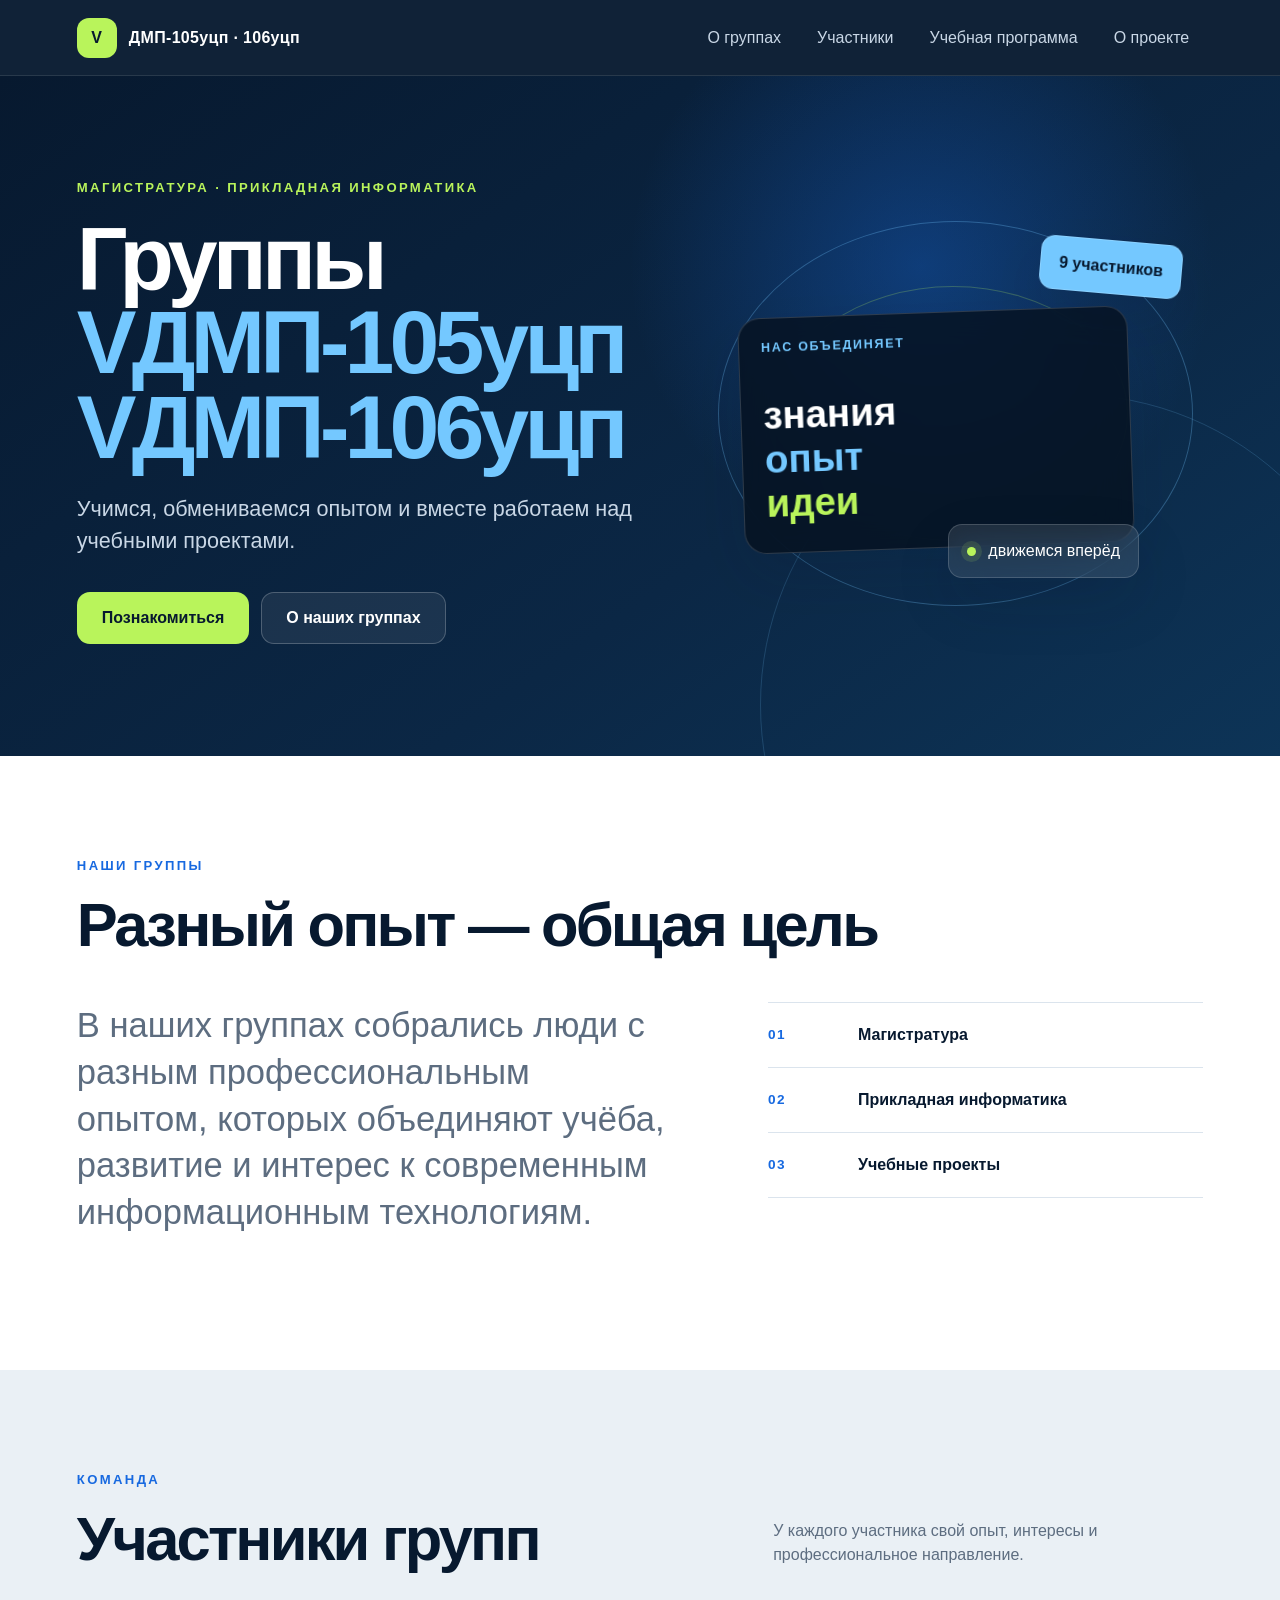
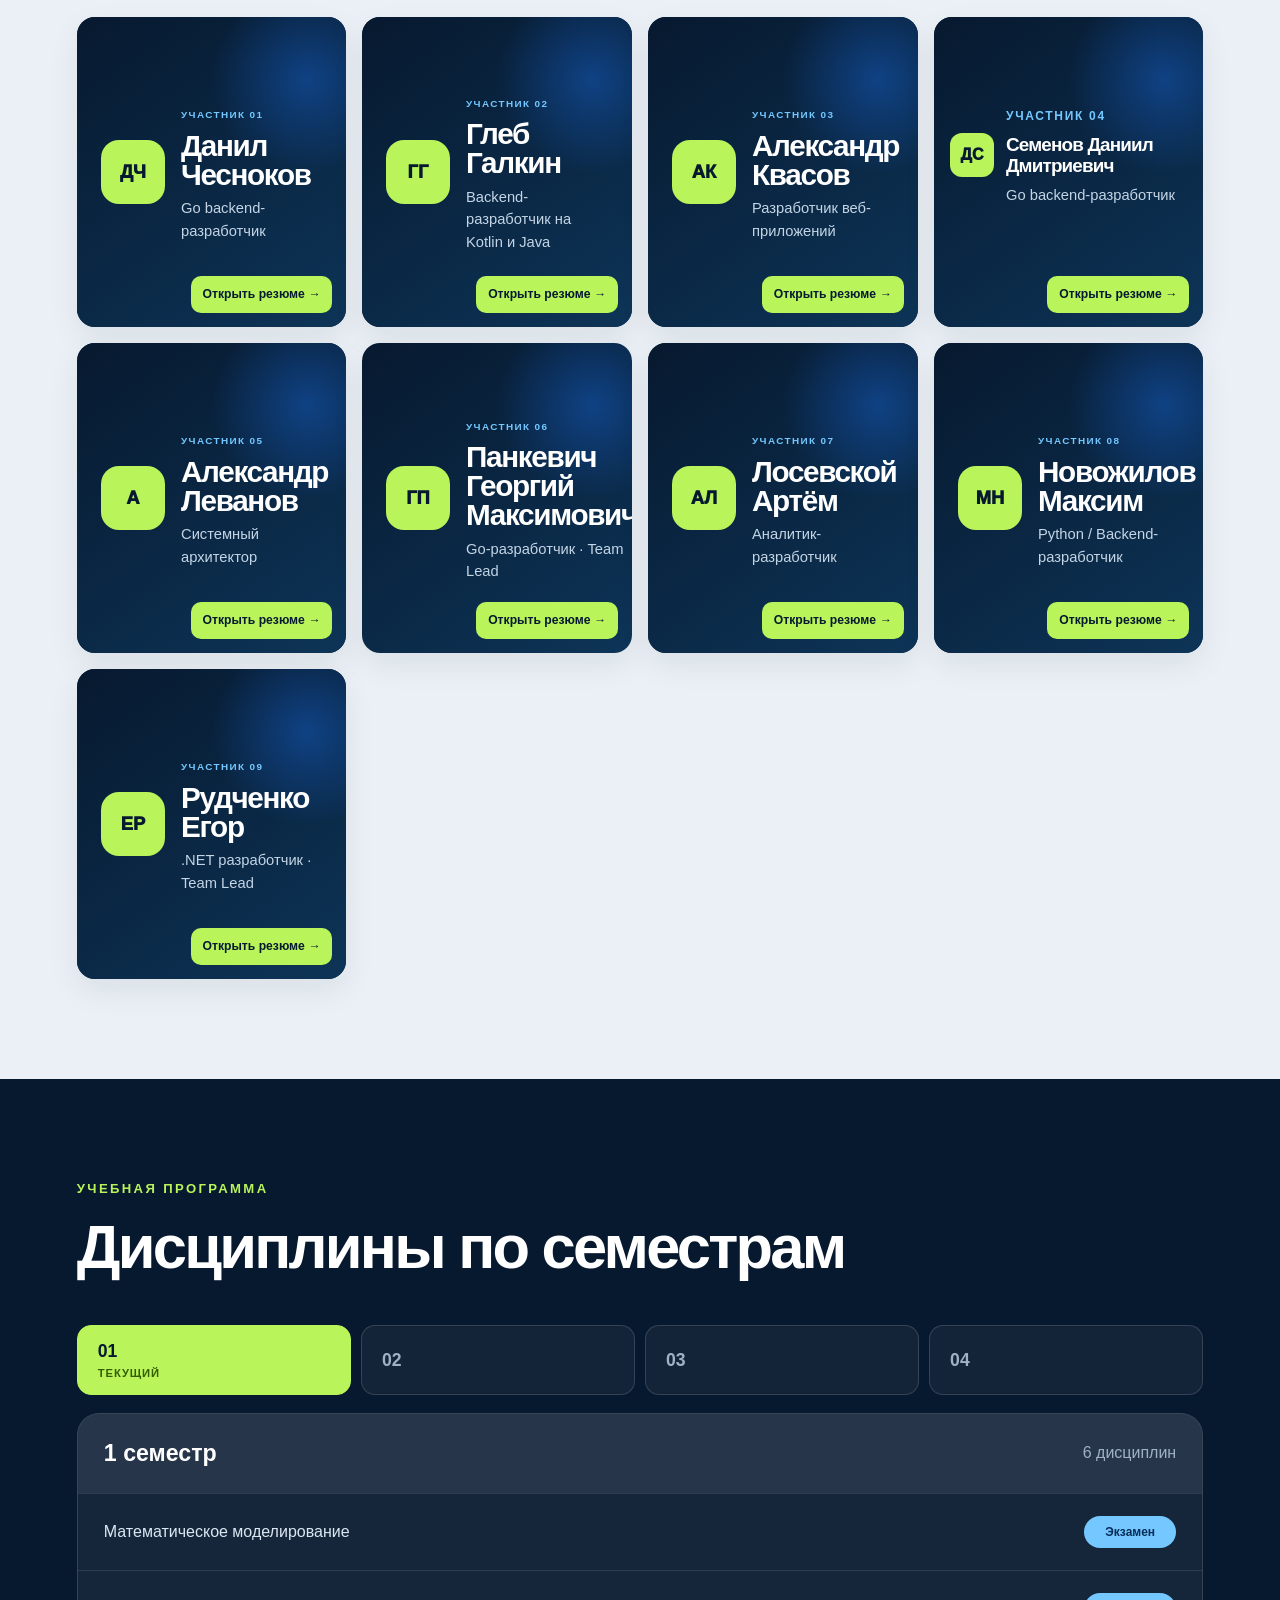
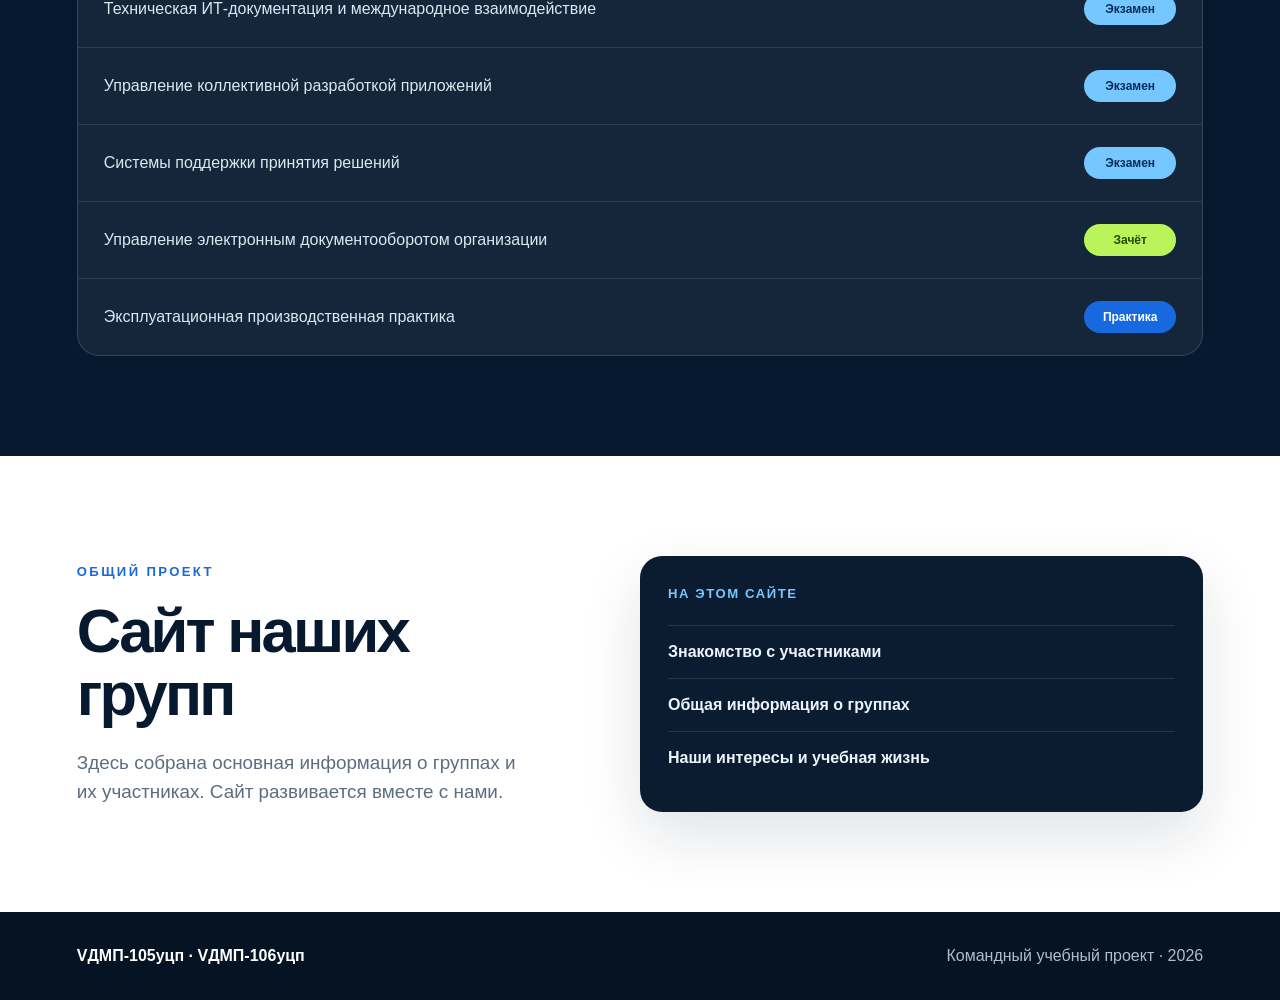
<file: index.html>
<!DOCTYPE html>
<html lang="ru">
<head>
  <meta charset="UTF-8">
  <meta name="viewport" content="width=device-width, initial-scale=1.0">
  <meta name="description" content="Сайт учебных групп VДМП-105уцп и VДМП-106уцп">
  <title>VДМП-105уцп и VДМП-106уцп — сайт групп</title>
  <link rel="stylesheet" href="styles.css">
  <script src="script.js" defer></script>
</head>
<body>
  <header class="site-header">
    <a class="brand" href="#top" aria-label="На главную">
      <span class="brand-mark">V</span>
      <span>ДМП-105уцп · 106уцп</span>
    </a>

    <button class="menu-button" type="button" aria-expanded="false" aria-controls="site-nav">
      <span></span><span></span><span></span>
      <span class="visually-hidden">Открыть меню</span>
    </button>

    <nav class="site-nav" id="site-nav" aria-label="Основная навигация">
      <a href="#about">О группах</a>
      <a href="#team">Участники</a>
      <a href="#study">Учебная программа</a>
      <a href="#project">О проекте</a>
    </nav>
  </header>

  <main id="top">
    <section class="hero" aria-labelledby="hero-title">
      <div class="hero-copy">
        <p class="eyebrow">Магистратура · Прикладная информатика</p>
        <h1 id="hero-title">Группы<br><span>VДМП-105уцп<br>VДМП-106уцп</span></h1>
        <p class="hero-text">Учимся, обмениваемся опытом и вместе работаем над учебными проектами.</p>
        <div class="hero-actions">
          <a class="button button-primary" href="#team">Познакомиться</a>
          <a class="button button-secondary" href="#about">О наших группах</a>
        </div>
      </div>

      <div class="hero-visual" aria-hidden="true">
        <div class="orbit orbit-one"></div>
        <div class="orbit orbit-two"></div>
        <div class="hero-card hero-card-main">
          <span class="card-label">Нас объединяет</span>
          <div class="hero-card-values">
            <strong>знания</strong>
            <strong>опыт</strong>
            <strong>идеи</strong>
          </div>
        </div>
        <div class="hero-card hero-card-small">9 участников</div>
        <div class="hero-card hero-card-status"><span></span> движемся вперёд</div>
      </div>
    </section>

    <section class="section about" id="about" aria-labelledby="about-title">
      <div class="section-heading">
        <p class="eyebrow">Наши группы</p>
        <h2 id="about-title">Разный опыт — общая цель</h2>
      </div>
      <div class="about-grid">
        <p class="lead">В наших группах собрались люди с разным профессиональным опытом, которых объединяют учёба, развитие и интерес к современным информационным технологиям.</p>
        <div class="fact-list">
          <div class="fact"><strong>01</strong><span>Магистратура</span></div>
          <div class="fact"><strong>02</strong><span>Прикладная информатика</span></div>
          <div class="fact"><strong>03</strong><span>Учебные проекты</span></div>
        </div>
      </div>
    </section>

    <section class="section team" id="team" aria-labelledby="team-title">
      <div class="section-heading heading-row">
        <div>
          <p class="eyebrow">Команда</p>
          <h2 id="team-title">Участники групп</h2>
        </div>
        <p>У каждого участника свой опыт, интересы и профессиональное направление.</p>
      </div>

      <div class="members-grid">
        <a class="member-preview" href="members/member-01.html" aria-label="Открыть резюме Данила Чеснокова"><iframe src="members/member-01.html" title="Превью резюме Данила Чеснокова" loading="lazy" tabindex="-1"></iframe><span>Открыть резюме →</span></a>
        <a class="member-preview" href="members/member-02.html" aria-label="Открыть резюме Глеба Галкина"><iframe src="members/member-02.html" title="Превью резюме Глеба Галкина" loading="lazy" tabindex="-1"></iframe><span>Открыть резюме →</span></a>
        <a class="member-preview" href="members/member-03.html" aria-label="Открыть резюме участника 3"><iframe src="members/member-03.html" title="Превью резюме участника 3" loading="lazy" tabindex="-1"></iframe><span>Открыть резюме →</span></a>
        <a class="member-preview" href="members/member-04.html" aria-label="Открыть резюме участника 4"><iframe src="members/member-04.html" title="Превью резюме участника 4" loading="lazy" tabindex="-1"></iframe><span>Открыть резюме →</span></a>
        <a class="member-preview" href="members/member-05.html" aria-label="Открыть резюме участника 5"><iframe src="members/member-05.html" title="Превью резюме участника 5" loading="lazy" tabindex="-1"></iframe><span>Открыть резюме →</span></a>
        <a class="member-preview" href="members/member-06.html" aria-label="Открыть резюме участника 6"><iframe src="members/member-06.html" title="Превью резюме участника 6" loading="lazy" tabindex="-1"></iframe><span>Открыть резюме →</span></a>
        <a class="member-preview" href="members/member-07.html" aria-label="Открыть резюме участника 7"><iframe src="members/member-07.html" title="Превью резюме участника 7" loading="lazy" tabindex="-1"></iframe><span>Открыть резюме →</span></a>
        <a class="member-preview" href="members/member-08.html" aria-label="Открыть резюме участника 8"><iframe src="members/member-08.html" title="Превью резюме участника 8" loading="lazy" tabindex="-1"></iframe><span>Открыть резюме →</span></a>
        <a class="member-preview" href="members/member-09.html" aria-label="Открыть резюме Егора Рудченко"><iframe src="members/member-09.html" title="Превью резюме Егора Рудченко" loading="lazy" tabindex="-1"></iframe><span>Открыть резюме →</span></a>
      </div>
    </section>

    <section class="section workflow" id="study" aria-labelledby="workflow-title">
      <div class="section-heading">
        <p class="eyebrow">Учебная программа</p>
        <h2 id="workflow-title">Дисциплины по семестрам</h2>
      </div>

      <div class="semester-tabs" role="tablist" aria-label="Выбор семестра">
        <button class="semester-tab is-active" type="button" role="tab" aria-selected="true" aria-controls="semester-1" data-semester="1">01 <span>текущий</span></button>
        <button class="semester-tab" type="button" role="tab" aria-selected="false" aria-controls="semester-2" tabindex="-1" data-semester="2">02</button>
        <button class="semester-tab" type="button" role="tab" aria-selected="false" aria-controls="semester-3" tabindex="-1" data-semester="3">03</button>
        <button class="semester-tab" type="button" role="tab" aria-selected="false" aria-controls="semester-4" tabindex="-1" data-semester="4">04</button>
      </div>

      <div class="semester-panel is-active" id="semester-1" role="tabpanel" data-panel="1">
        <div class="semester-head"><h3>1 семестр</h3><span>6 дисциплин</span></div>
        <div class="semester-row"><p>Математическое моделирование</p><span class="control exam">Экзамен</span></div>
        <div class="semester-row"><p>Техническая ИТ-документация и международное взаимодействие</p><span class="control exam">Экзамен</span></div>
        <div class="semester-row"><p>Управление коллективной разработкой приложений</p><span class="control exam">Экзамен</span></div>
        <div class="semester-row"><p>Системы поддержки принятия решений</p><span class="control exam">Экзамен</span></div>
        <div class="semester-row"><p>Управление электронным документооборотом организации</p><span class="control credit">Зачёт</span></div>
        <div class="semester-row"><p>Эксплуатационная производственная практика</p><span class="control practice">Практика</span></div>
      </div>

      <div class="semester-panel" id="semester-2" role="tabpanel" data-panel="2" hidden>
        <div class="semester-head"><h3>2 семестр</h3><span>5 дисциплин</span></div>
        <div class="semester-row"><p>Методология и технологии проектирования информационных систем</p><span class="control exam">Экзамен</span></div>
        <div class="semester-row"><p>Кибербезопасность и управление рисками</p><span class="control exam">Экзамен</span></div>
        <div class="semester-row"><p>Создание MVP и его продвижение</p><span class="control exam">Экзамен</span></div>
        <div class="semester-row"><p>Информационные системы управления бизнесом</p><span class="control exam">Экзамен</span></div>
        <div class="semester-row"><p>Технологическая учебная практика</p><span class="control practice">Практика</span></div>
      </div>

      <div class="semester-panel" id="semester-3" role="tabpanel" data-panel="3" hidden>
        <div class="semester-head"><h3>3 семестр</h3><span>7 дисциплин</span></div>
        <div class="semester-row"><p>Этика ИИ и ответственные ИТ-технологии</p><span class="control exam">Экзамен</span></div>
        <div class="semester-row"><p>Математические и инструментальные методы поддержки принятия решений</p><span class="control exam">Экзамен</span></div>
        <div class="semester-row"><p>Архитектура предприятий и информационных систем</p><span class="control exam">Экзамен</span></div>
        <div class="semester-row"><p>Современные технологии разработки программного обеспечения</p><span class="control exam">Экзамен</span></div>
        <div class="semester-row"><p>Аутсорсинг информационных технологий и систем</p><span class="control credit">Зачёт</span></div>
        <div class="semester-row"><p>Машинное обучение и рекомендательные системы</p><span class="control credit">Зачёт</span></div>
        <div class="semester-row"><p>Эксплуатационная производственная практика</p><span class="control practice">Практика</span></div>
      </div>

      <div class="semester-panel" id="semester-4" role="tabpanel" data-panel="4" hidden>
        <div class="semester-head"><h3>4 семестр</h3><span>4 дисциплины</span></div>
        <div class="semester-row"><p>Выполнение и защита выпускной квалификационной работы</p><span class="control exam">Экзамен</span></div>
        <div class="semester-row"><p>Информационное общество и проблемы прикладной информатики</p><span class="control exam">Экзамен</span></div>
        <div class="semester-row"><p>Управление ИТ-проектами</p><span class="control exam">Экзамен</span></div>
        <div class="semester-row"><p>Технологическая производственная практика</p><span class="control practice">Практика</span></div>
      </div>
    </section>

    <section class="section result" id="project" aria-labelledby="result-title">
      <div class="result-copy">
        <p class="eyebrow">Общий проект</p>
        <h2 id="result-title">Сайт наших групп</h2>
        <p>Здесь собрана основная информация о группах и их участниках. Сайт развивается вместе с нами.</p>
      </div>
      <div class="result-command" aria-label="Содержание сайта">
        <span>На этом сайте</span>
        <p>Знакомство с участниками</p>
        <p>Общая информация о группах</p>
        <p>Наши интересы и учебная жизнь</p>
      </div>
    </section>
  </main>

  <footer class="site-footer">
    <span>VДМП-105уцп · VДМП-106уцп</span>
    <p>Командный учебный проект · <span id="year">2026</span></p>
  </footer>
</body>
</html>
</file>
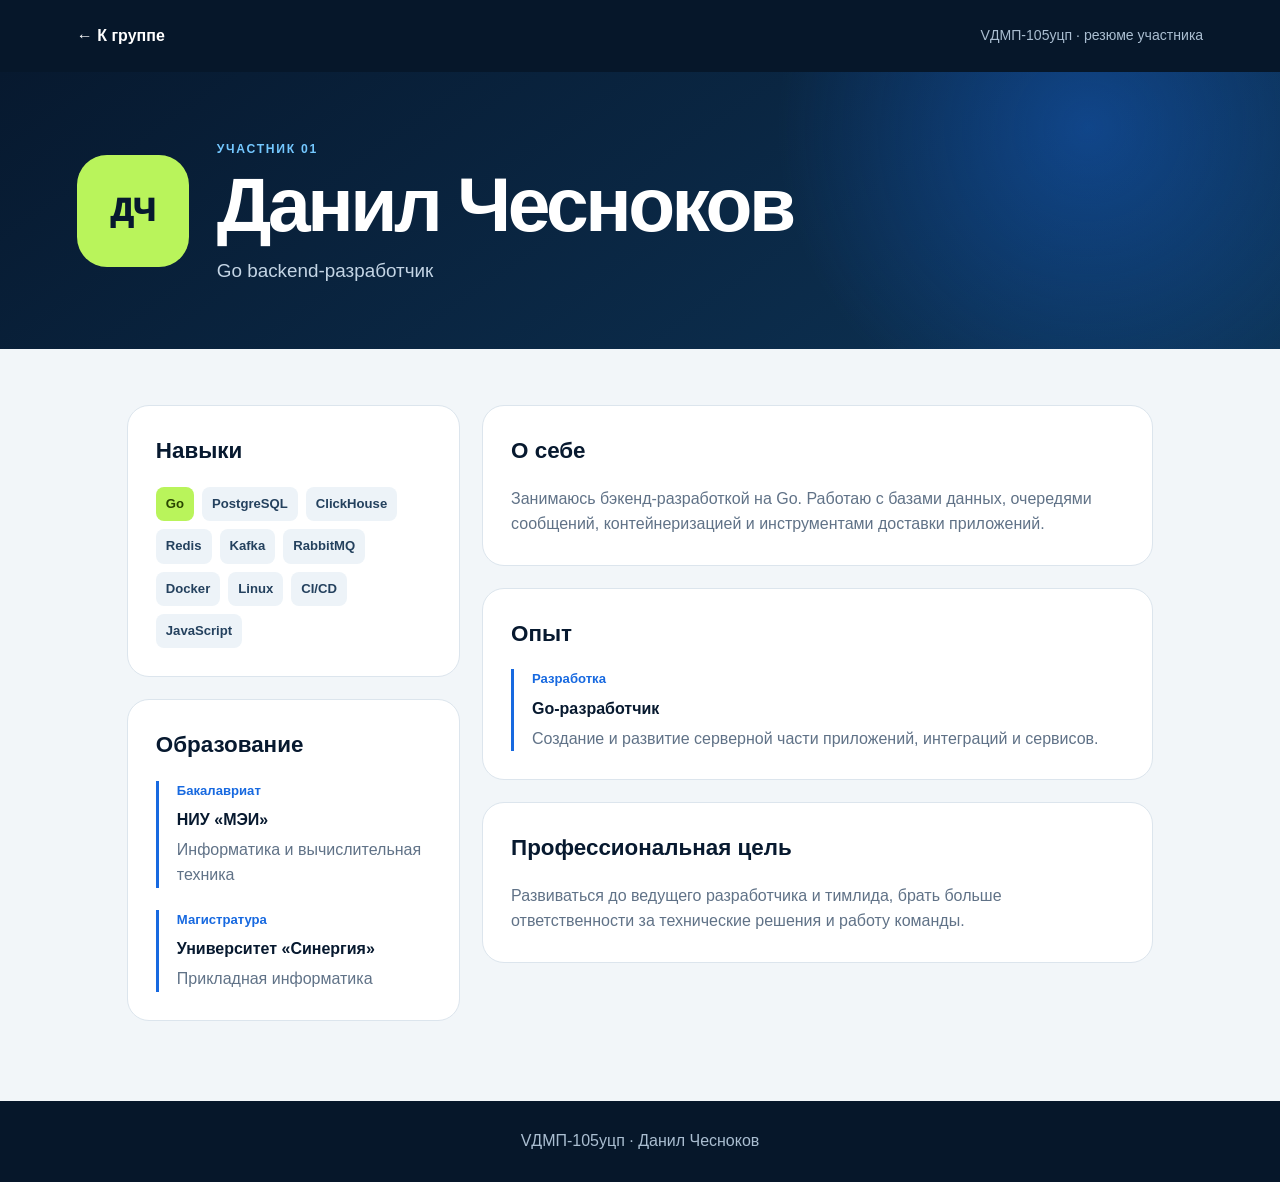
<file: members/member-01.html>
<!DOCTYPE html>
<html lang="ru">
<head>
  <meta charset="UTF-8"><meta name="viewport" content="width=device-width, initial-scale=1.0">
  <title>Резюме — Данил Чесноков</title><link rel="stylesheet" href="member.css"><script src="member.js"></script>
</head>
<body>
  <nav class="resume-nav"><a href="../index.html#team">← К группе</a><span>VДМП-105уцп · резюме участника</span></nav>
  <header class="resume-hero"><div class="identity"><div class="resume-avatar">ДЧ</div><div><span class="slot">Участник 01</span><h1>Данил Чесноков</h1><p class="role">Go backend-разработчик</p></div></div></header>
  <main class="resume-content">
    <aside class="resume-column">
      <section class="resume-section"><h2>Навыки</h2><div class="tags"><span class="accent">Go</span><span>PostgreSQL</span><span>ClickHouse</span><span>Redis</span><span>Kafka</span><span>RabbitMQ</span><span>Docker</span><span>Linux</span><span>CI/CD</span><span>JavaScript</span></div></section>
      <section class="resume-section"><h2>Образование</h2><div class="timeline"><div class="timeline-item"><span>Бакалавриат</span><strong>НИУ «МЭИ»</strong><p>Информатика и вычислительная техника</p></div><div class="timeline-item"><span>Магистратура</span><strong>Университет «Синергия»</strong><p>Прикладная информатика</p></div></div></section>
    </aside>
    <div class="resume-column">
      <section class="resume-section"><h2>О себе</h2><p>Занимаюсь бэкенд-разработкой на Go. Работаю с базами данных, очередями сообщений, контейнеризацией и инструментами доставки приложений.</p></section>
      <section class="resume-section"><h2>Опыт</h2><div class="timeline"><div class="timeline-item"><span>Разработка</span><strong>Go-разработчик</strong><p>Создание и развитие серверной части приложений, интеграций и сервисов.</p></div></div></section>
      <section class="resume-section"><h2>Профессиональная цель</h2><p>Развиваться до ведущего разработчика и тимлида, брать больше ответственности за технические решения и работу команды.</p></section>
    </div>
  </main>
  <footer class="resume-footer">VДМП-105уцп · Данил Чесноков</footer>
</body>
</html>
</file>
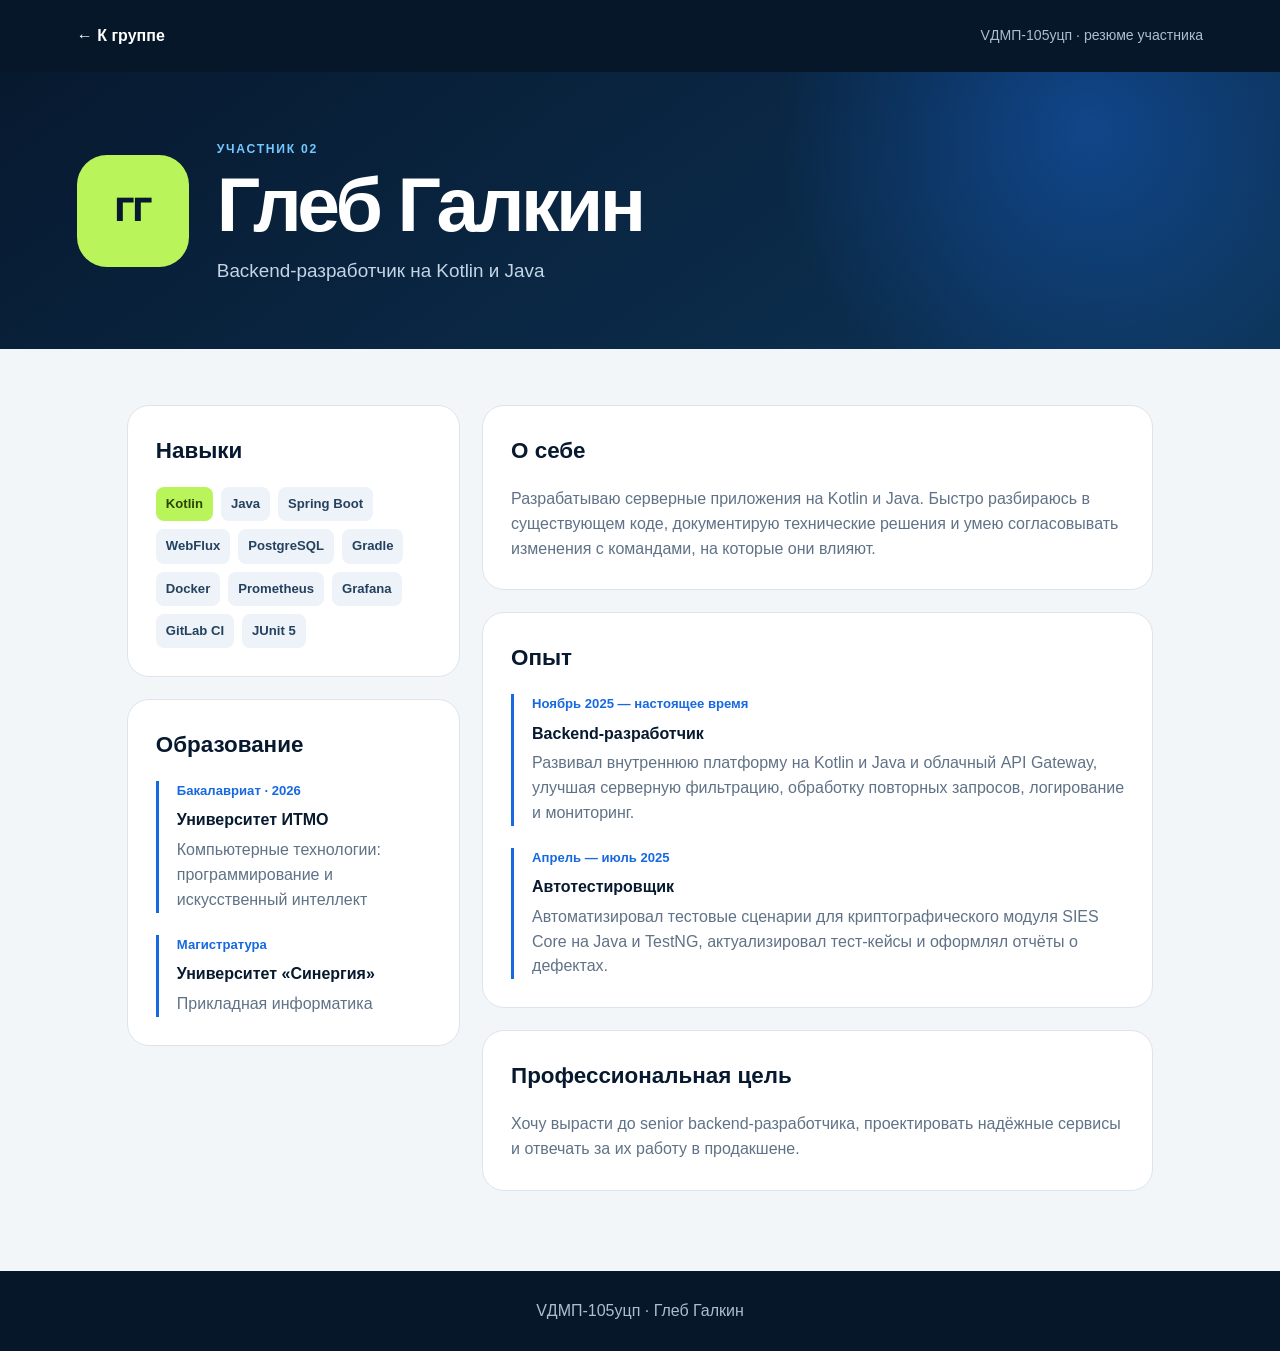
<file: members/member-02.html>
<!DOCTYPE html>
<html lang="ru">
<head>
  <meta charset="UTF-8">
  <meta name="viewport" content="width=device-width, initial-scale=1.0">
  <title>Резюме — Глеб Галкин</title>
  <link rel="stylesheet" href="member.css">
  <script src="member.js"></script>
</head>
<body>
  <nav class="resume-nav">
    <a href="../index.html#team">← К группе</a>
    <span>VДМП-105уцп · резюме участника</span>
  </nav>
  <header class="resume-hero">
    <div class="identity">
      <div class="resume-avatar">ГГ</div>
      <div>
        <span class="slot">Участник 02</span>
        <h1>Глеб Галкин</h1>
        <p class="role">Backend-разработчик на Kotlin и Java</p>
      </div>
    </div>
  </header>
  <main class="resume-content">
    <aside class="resume-column">
      <section class="resume-section">
        <h2>Навыки</h2>
        <div class="tags">
          <span class="accent">Kotlin</span>
          <span>Java</span>
          <span>Spring Boot</span>
          <span>WebFlux</span>
          <span>PostgreSQL</span>
          <span>Gradle</span>
          <span>Docker</span>
          <span>Prometheus</span>
          <span>Grafana</span>
          <span>GitLab CI</span>
          <span>JUnit 5</span>
        </div>
      </section>
      <section class="resume-section">
        <h2>Образование</h2>
        <div class="timeline">
          <div class="timeline-item">
            <span>Бакалавриат · 2026</span>
            <strong>Университет ИТМО</strong>
            <p>Компьютерные технологии: программирование и искусственный интеллект</p>
          </div>
          <div class="timeline-item">
            <span>Магистратура</span>
            <strong>Университет «Синергия»</strong>
            <p>Прикладная информатика</p>
          </div>
        </div>
      </section>
    </aside>
    <div class="resume-column">
      <section class="resume-section">
        <h2>О себе</h2>
        <p>Разрабатываю серверные приложения на Kotlin и Java. Быстро разбираюсь в существующем коде, документирую технические решения и умею согласовывать изменения с командами, на которые они влияют.</p>
      </section>
      <section class="resume-section">
        <h2>Опыт</h2>
        <div class="timeline">
          <div class="timeline-item">
            <span>Ноябрь 2025 — настоящее время</span>
            <strong>Backend-разработчик</strong>
            <p>Развивал внутреннюю платформу на Kotlin и Java и облачный API Gateway, улучшая серверную фильтрацию, обработку повторных запросов, логирование и мониторинг.</p>
          </div>
          <div class="timeline-item">
            <span>Апрель — июль 2025</span>
            <strong>Автотестировщик</strong>
            <p>Автоматизировал тестовые сценарии для криптографического модуля SIES Core на Java и TestNG, актуализировал тест-кейсы и оформлял отчёты о дефектах.</p>
          </div>
        </div>
      </section>
      <section class="resume-section">
        <h2>Профессиональная цель</h2>
        <p>Хочу вырасти до senior backend-разработчика, проектировать надёжные сервисы и отвечать за их работу в продакшене.</p>
      </section>
    </div>
  </main>
  <footer class="resume-footer">VДМП-105уцп · Глеб Галкин</footer>
</body>
</html>
</file>
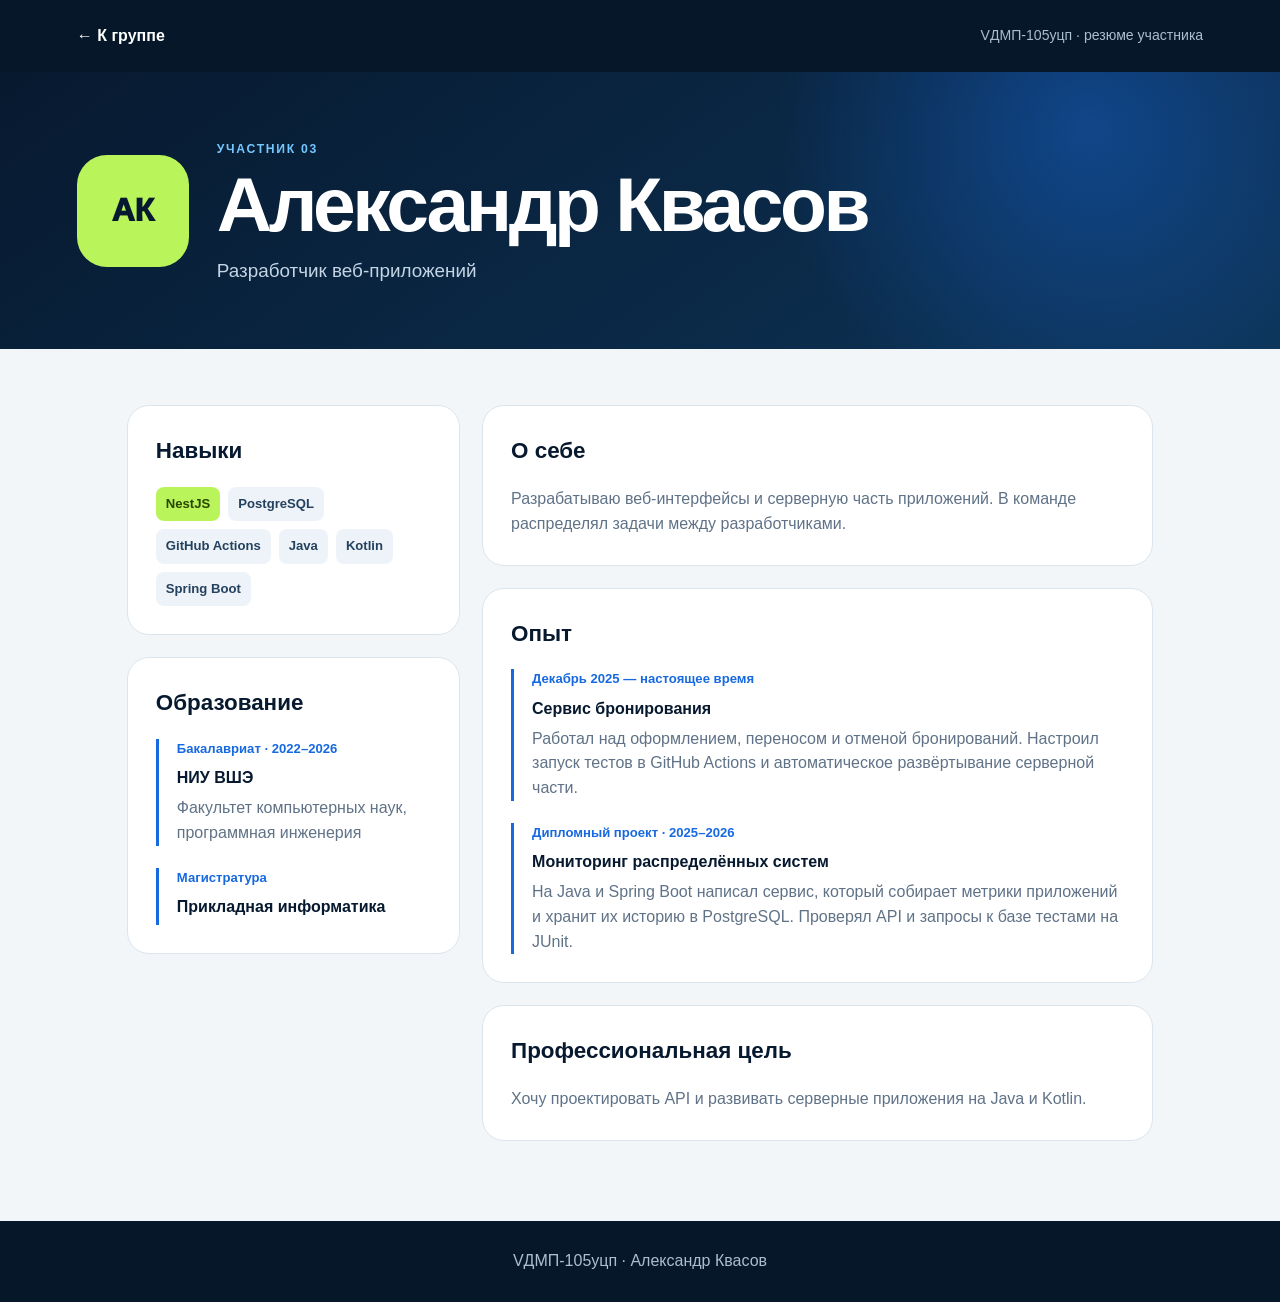
<file: members/member-03.html>
<!DOCTYPE html>
<html lang="ru">
<head>
  <meta charset="UTF-8">
  <meta name="viewport" content="width=device-width, initial-scale=1.0">
  <meta name="description" content="Александр Квасов — разработчик веб-приложений. Опыт работы над сервисом бронирования и системой мониторинга.">
  <title>Резюме — Александр Квасов</title>
  <link rel="stylesheet" href="member.css">
  <script src="member.js"></script>
</head>
<body>
  <nav class="resume-nav">
    <a href="../index.html#team">← К группе</a>
    <span>VДМП-105уцп · резюме участника</span>
  </nav>
  <header class="resume-hero">
    <div class="identity">
      <div class="resume-avatar">АК</div>
      <div>
        <span class="slot">Участник 03</span>
        <h1>Александр Квасов</h1>
        <p class="role">Разработчик веб-приложений</p>
      </div>
    </div>
  </header>
  <main class="resume-content">
    <aside class="resume-column">
      <section class="resume-section">
        <h2>Навыки</h2>
        <div class="tags">
          <span class="accent">NestJS</span>
          <span>PostgreSQL</span>
          <span>GitHub Actions</span>
          <span>Java</span>
          <span>Kotlin</span>
          <span>Spring Boot</span>
        </div>
      </section>
      <section class="resume-section">
        <h2>Образование</h2>
        <div class="timeline">
          <div class="timeline-item">
            <span>Бакалавриат · 2022–2026</span>
            <strong>НИУ ВШЭ</strong>
            <p>Факультет компьютерных наук, программная инженерия</p>
          </div>
          <div class="timeline-item">
            <span>Магистратура</span>
            <strong>Прикладная информатика</strong>
          </div>
        </div>
      </section>
    </aside>
    <div class="resume-column">
      <section class="resume-section">
        <h2>О себе</h2>
        <p>Разрабатываю веб-интерфейсы и серверную часть приложений. В команде распределял задачи между разработчиками.</p>
      </section>
      <section class="resume-section">
        <h2>Опыт</h2>
        <div class="timeline">
          <div class="timeline-item">
            <span>Декабрь 2025 — настоящее время</span>
            <strong>Сервис бронирования</strong>
            <p>Работал над оформлением, переносом и отменой бронирований. Настроил запуск тестов в GitHub Actions и автоматическое развёртывание серверной части.</p>
          </div>
          <div class="timeline-item">
            <span>Дипломный проект · 2025–2026</span>
            <strong>Мониторинг распределённых систем</strong>
            <p>На Java и Spring Boot написал сервис, который собирает метрики приложений и хранит их историю в PostgreSQL. Проверял API и запросы к базе тестами на JUnit.</p>
          </div>
        </div>
      </section>
      <section class="resume-section">
        <h2>Профессиональная цель</h2>
        <p>Хочу проектировать API и развивать серверные приложения на Java и Kotlin.</p>
      </section>
    </div>
  </main>
  <footer class="resume-footer">VДМП-105уцп · Александр Квасов</footer>
</body>
</html>
</file>
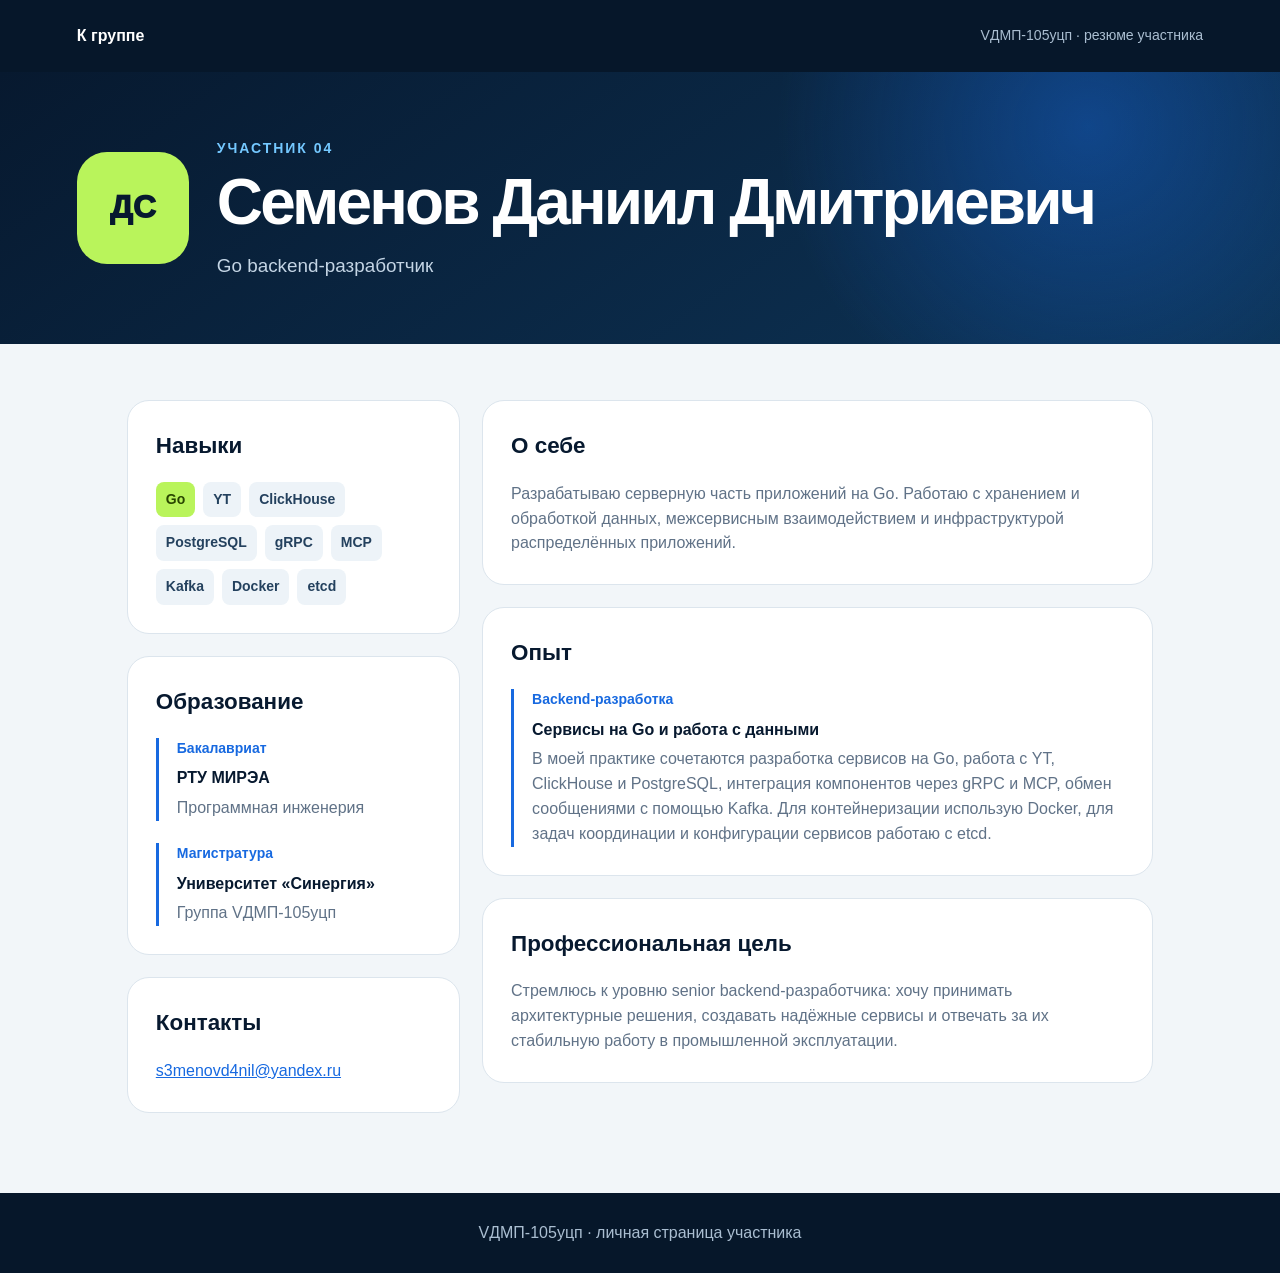
<file: members/member-04.html>
<!DOCTYPE html>
<html lang="ru">
<head>
    <meta charset="UTF-8">
    <meta name="viewport" content="width=device-width, initial-scale=1.0">
    <meta
        name="description"
        content="Семенов Даниил Дмитриевич, Go backend-разработчик. Резюме участника группы VДМП-105уцп."
    >
    <title>Семенов Даниил Дмитриевич | Резюме</title>
    <link rel="stylesheet" href="member.css">
    <script src="member.js"></script>
    <style>
        .semenov-profile .identity {
            grid-template-columns: 112px minmax(0, 1fr);
        }

        .semenov-profile h1 {
            font-size: clamp(2.1rem, 5vw, 4.3rem);
            line-height: 1.08;
            overflow-wrap: break-word;
        }

        .semenov-profile .slot,
        .semenov-profile .tags span,
        .semenov-profile .timeline-item span {
            font-size: 0.875rem;
        }

        .semenov-profile .contact-link {
            color: #1769e0;
            overflow-wrap: anywhere;
        }

        .semenov-profile a:focus-visible {
            outline: 3px solid #e28f1c;
            outline-offset: 4px;
        }

        .embedded .semenov-profile .identity {
            grid-template-columns: 44px minmax(0, 1fr);
            gap: 12px;
        }

        .embedded .semenov-profile .resume-avatar {
            width: 44px;
            height: 44px;
            font-size: 1rem;
            border-radius: 12px;
        }

        .embedded .semenov-profile h1 {
            font-size: clamp(1.15rem, 7vw, 1.65rem);
            line-height: 1.12;
        }

        .embedded .semenov-profile .resume-hero {
            padding: 18px 16px 52px;
        }

        .embedded .semenov-profile .slot {
            font-size: 0.75rem;
        }

        @media (max-width: 600px) {
            .semenov-profile .identity {
                grid-template-columns: 1fr;
                gap: 20px;
            }

            .semenov-profile .resume-hero {
                padding: 36px 6vw;
            }

            .semenov-profile .resume-content {
                padding-top: 28px;
            }
        }

        @media (prefers-reduced-motion: reduce) {
            html {
                scroll-behavior: auto;
            }
        }
    </style>
</head>
<body class="semenov-profile">
<nav class="resume-nav">
    <a href="../index.html#team">К группе</a>
    <span>VДМП-105уцп · резюме участника</span>
</nav>
<header class="resume-hero">
    <div class="identity">
        <div class="resume-avatar" aria-label="Инициалы ДС">ДС</div>
        <div>
            <span class="slot">Участник 04</span>
            <h1>Семенов Даниил Дмитриевич</h1>
            <p class="role">Go backend-разработчик</p>
        </div>
    </div>
</header>
<main class="resume-content">
    <aside class="resume-column">
        <section class="resume-section">
            <h2>Навыки</h2>
            <div class="tags">
                <span class="accent">Go</span>
                <span>YT</span>
                <span>ClickHouse</span>
                <span>PostgreSQL</span>
                <span>gRPC</span>
                <span>MCP</span>
                <span>Kafka</span>
                <span>Docker</span>
                <span>etcd</span>
            </div>
        </section>
        <section class="resume-section">
            <h2>Образование</h2>
            <div class="timeline">
                <div class="timeline-item">
                    <span>Бакалавриат</span>
                    <strong>РТУ МИРЭА</strong>
                    <p>Программная инженерия</p>
                </div>
                <div class="timeline-item">
                    <span>Магистратура</span>
                    <strong>Университет «Синергия»</strong>
                    <p>Группа VДМП-105уцп</p>
                </div>
            </div>
        </section>
        <section class="resume-section">
            <h2>Контакты</h2>
            <a class="contact-link" href="mailto:s3menovd4nil@yandex.ru">
                s3menovd4nil@yandex.ru
            </a>
        </section>
    </aside>
    <div class="resume-column">
        <section class="resume-section">
            <h2>О себе</h2>
            <p>
                Разрабатываю серверную часть приложений на Go. Работаю с хранением
                и обработкой данных, межсервисным взаимодействием и инфраструктурой
                распределённых приложений.
            </p>
        </section>
        <section class="resume-section">
            <h2>Опыт</h2>
            <div class="timeline">
                <div class="timeline-item">
                    <span>Backend-разработка</span>
                    <strong>Сервисы на Go и работа с данными</strong>
                    <p>
                        В моей практике сочетаются разработка сервисов на Go,
                        работа с YT, ClickHouse и PostgreSQL, интеграция компонентов
                        через gRPC и MCP, обмен сообщениями с помощью Kafka.
                        Для контейнеризации использую Docker, для задач координации
                        и конфигурации сервисов работаю с etcd.
                    </p>
                </div>
            </div>
        </section>
        <section class="resume-section">
            <h2>Профессиональная цель</h2>
            <p>
                Стремлюсь к уровню senior backend-разработчика: хочу принимать
                архитектурные решения, создавать надёжные сервисы и отвечать
                за их стабильную работу в промышленной эксплуатации.
            </p>
        </section>
    </div>
</main>
<footer class="resume-footer">
    VДМП-105уцп · личная страница участника
</footer>
</body>
</html>
</file>
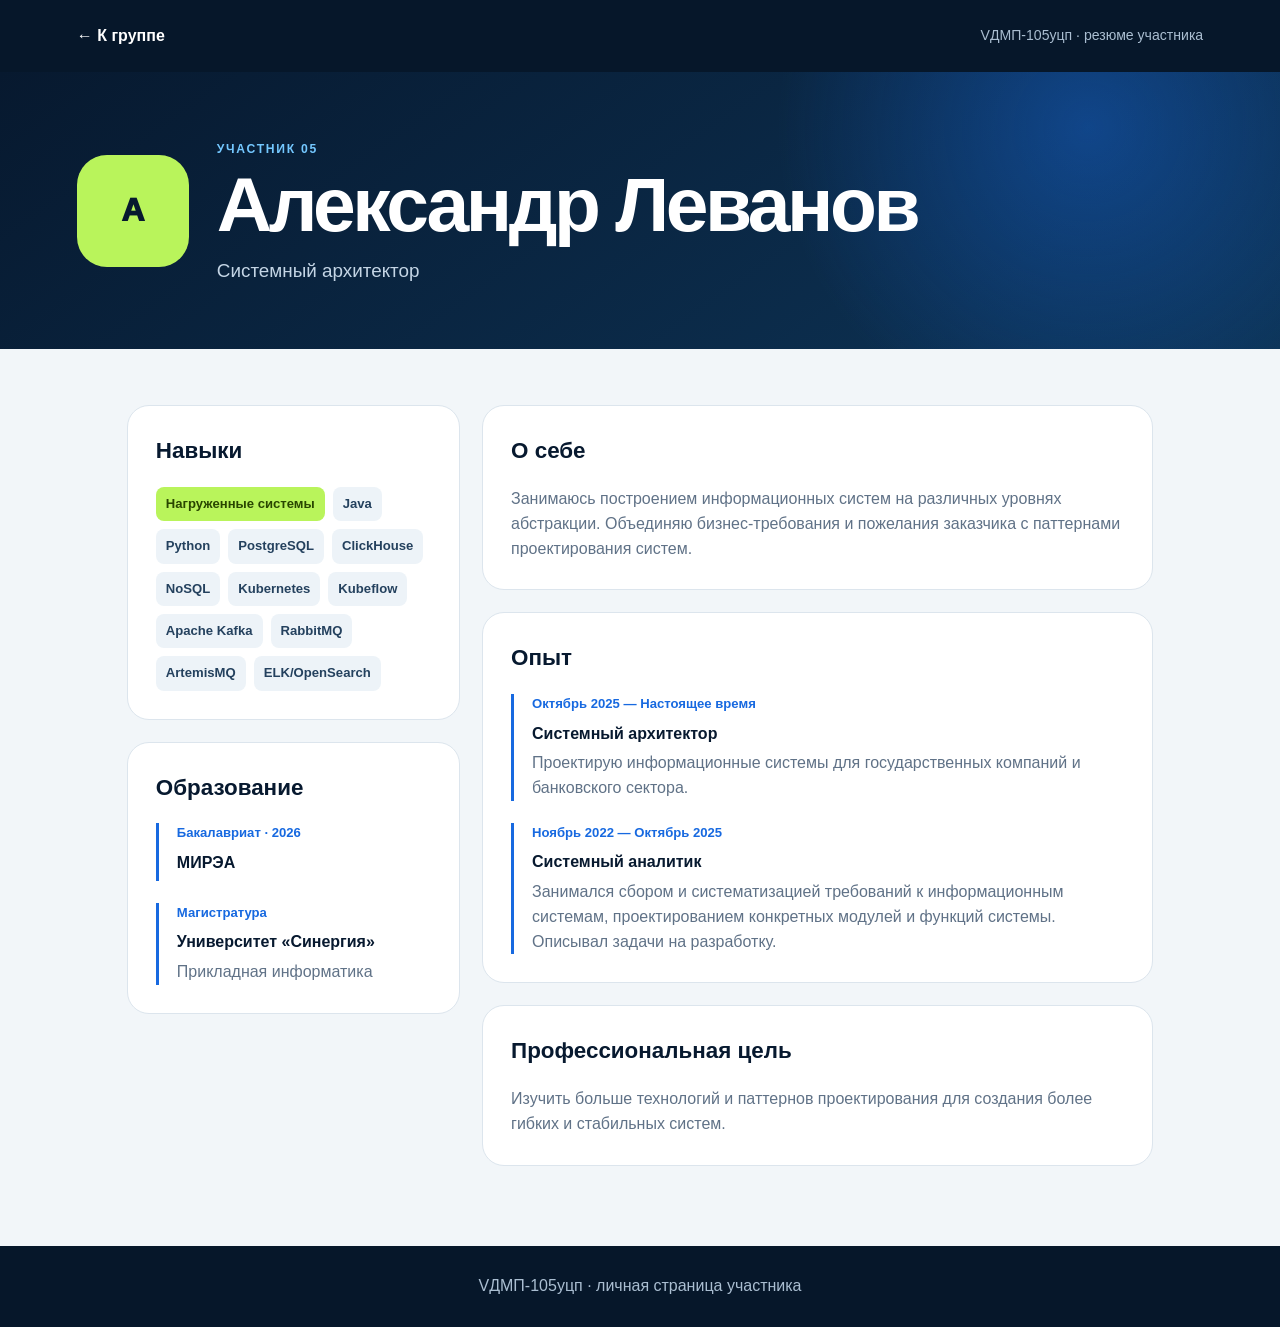
<file: members/member-05.html>
<!DOCTYPE html>
<html lang="ru">
<head>
    <meta charset="UTF-8">
    <meta name="viewport" content="width=device-width, initial-scale=1.0">
    <title>Резюме — Александр Л.</title>
    <link rel="stylesheet" href="member.css">
    <script src="member.js"></script>
</head>
<body>
<nav class="resume-nav">
    <a href="../index.html#team">← К группе</a>
    <span>VДМП-105уцп · резюме участника</span>
</nav>
<header class="resume-hero">
    <div class="identity">
        <div class="resume-avatar">А</div>
        <div>
            <span class="slot">Участник 05</span>
            <h1>Александр Леванов</h1>
            <p class="role">Системный архитектор</p>
        </div>
    </div>
</header>
<main class="resume-content">
    <aside class="resume-column">
        <section class="resume-section">
            <h2>Навыки</h2>
            <div class="tags">
                <span class="accent">Нагруженные системы</span>
                <span>Java</span>
                <span>Python</span>
                <span>PostgreSQL</span>
                <span>ClickHouse</span>
                <span>NoSQL</span>
                <span>Kubernetes</span>
                <span>Kubeflow</span>
                <span>Apache Kafka</span>
                <span>RabbitMQ</span>
                <span>ArtemisMQ</span>
                <span>ELK/OpenSearch</span>
            </div>
        </section>
        <section class="resume-section">
            <h2>Образование</h2>
            <div class="timeline">
                <div class="timeline-item">
                    <span>Бакалавриат · 2026</span>
                    <strong>МИРЭА</strong>
                </div>
                <div class="timeline-item">
                    <span>Магистратура</span>
                    <strong>Университет «Синергия»</strong>
                    <p>Прикладная информатика</p>
                </div>
            </div>
        </section>
    </aside>
    <div class="resume-column">
        <section class="resume-section">
            <h2>О себе</h2>
            <p>Занимаюсь построением информационных систем на различных уровнях абстракции. Объединяю бизнес-требования и пожелания заказчика с паттернами проектирования систем.</p>
        </section>
        <section class="resume-section">
            <h2>Опыт</h2>
            <div class="timeline">
                <div class="timeline-item">
                    <span>Октябрь 2025 — Настоящее время</span>
                    <strong>Системный архитектор</strong>
                    <p>Проектирую информационные системы для государственных компаний и банковского сектора.</p>
                </div>
                <div class="timeline-item">
                    <span>Ноябрь 2022 — Октябрь 2025</span>
                    <strong>Системный аналитик</strong>
                    <p>Занимался сбором и систематизацией требований к информационным системам, проектированием конкретных модулей и функций системы. Описывал задачи на разработку.</p>
                </div>
            </div>
        </section>
        <section class="resume-section">
            <h2>Профессиональная цель</h2>
            <p>Изучить больше технологий и паттернов проектирования для создания более гибких и стабильных систем.</p>
        </section>
    </div>
</main>
<footer class="resume-footer">VДМП-105уцп · личная страница участника</footer>
</body>
</html>
</file>
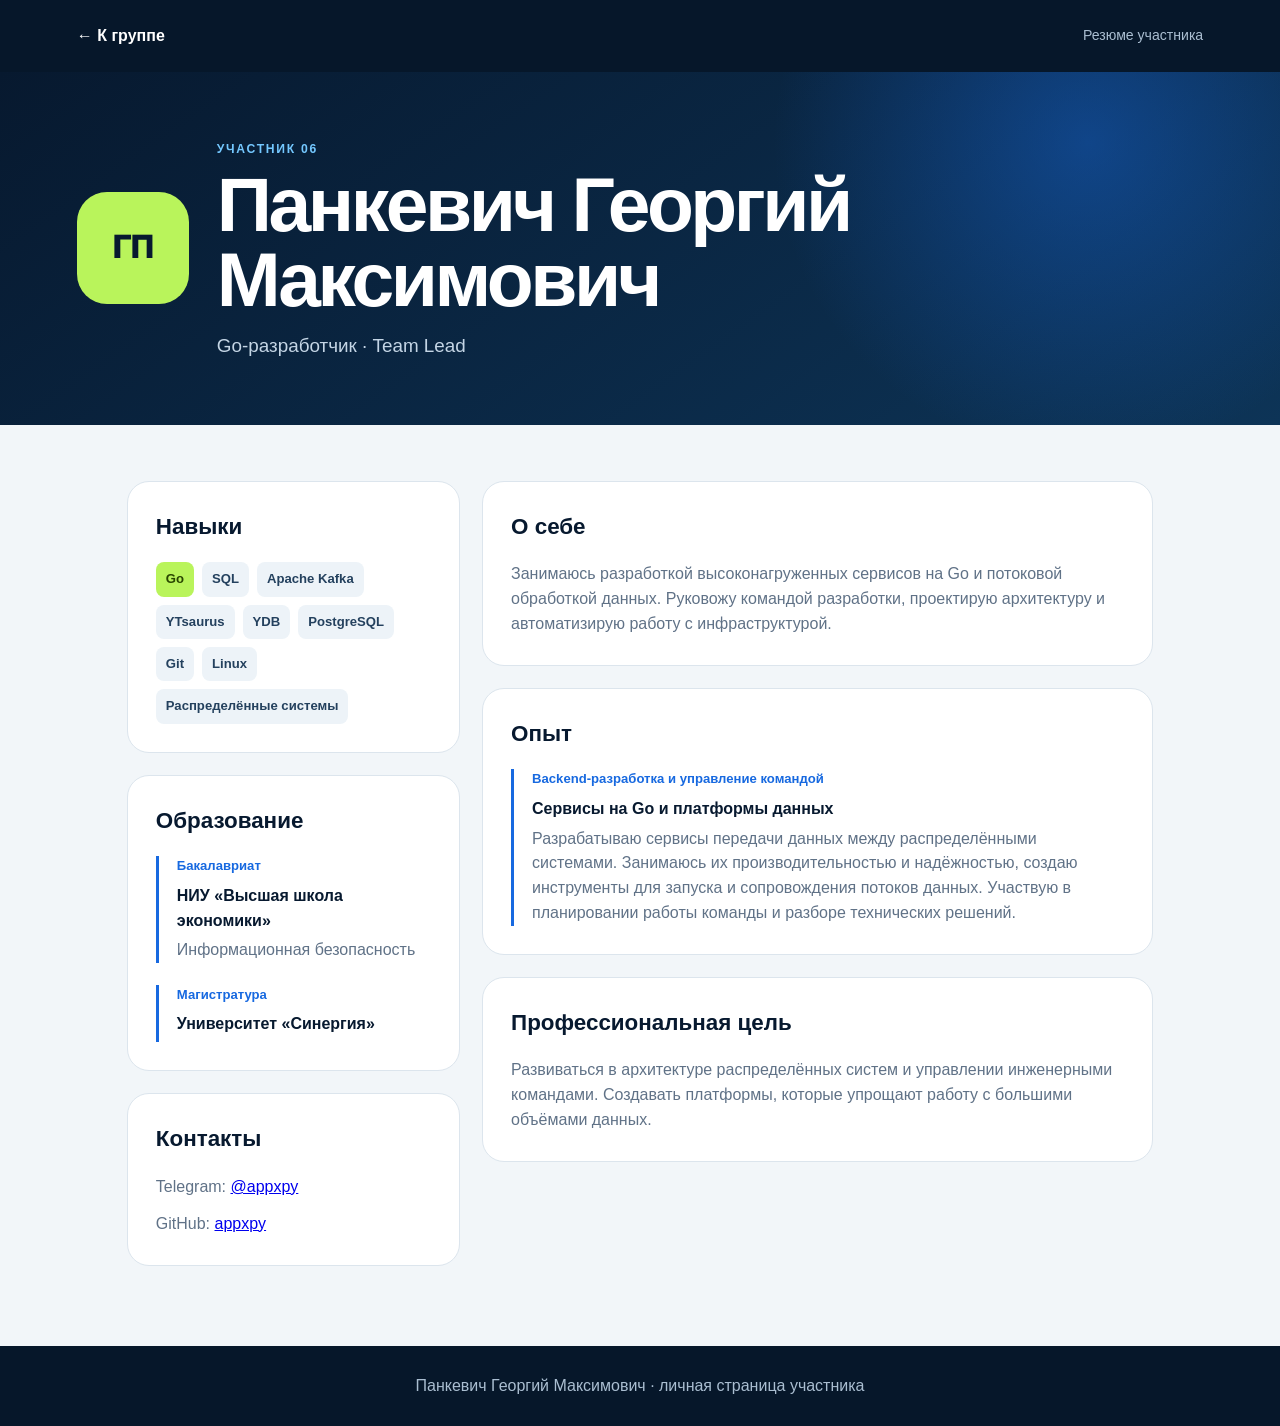
<file: members/member-06.html>
<!DOCTYPE html>
<html lang="ru">
<head>
  <meta charset="UTF-8">
  <meta name="viewport" content="width=device-width, initial-scale=1.0">
  <title>Резюме — Панкевич Георгий Максимович</title>
  <link rel="stylesheet" href="member.css">
  <script src="member.js"></script>
</head>
<body>
  <nav class="resume-nav">
    <a href="../index.html#team">← К группе</a>
    <span>Резюме участника</span>
  </nav>
  <header class="resume-hero">
    <div class="identity">
      <div class="resume-avatar">ГП</div>
      <div>
        <span class="slot">Участник 06</span>
        <h1>Панкевич Георгий Максимович</h1>
        <p class="role">Go-разработчик · Team Lead</p>
      </div>
    </div>
  </header>
  <main class="resume-content">
    <aside class="resume-column">
      <section class="resume-section">
        <h2>Навыки</h2>
        <div class="tags">
          <span class="accent">Go</span>
          <span>SQL</span>
          <span>Apache Kafka</span>
          <span>YTsaurus</span>
          <span>YDB</span>
          <span>PostgreSQL</span>
          <span>Git</span>
          <span>Linux</span>
          <span>Распределённые системы</span>
        </div>
      </section>
      <section class="resume-section">
        <h2>Образование</h2>
        <div class="timeline">
          <div class="timeline-item">
            <span>Бакалавриат</span>
            <strong>НИУ «Высшая школа экономики»</strong>
            <p>Информационная безопасность</p>
          </div>
          <div class="timeline-item">
            <span>Магистратура</span>
            <strong>Университет «Синергия»</strong>
          </div>
        </div>
      </section>
      <section class="resume-section">
        <h2>Контакты</h2>
        <p>Telegram: <a href="https://t.me/appxpy">@appxpy</a></p>
        <p>GitHub: <a href="https://github.com/appxpy">appxpy</a></p>
      </section>
    </aside>
    <div class="resume-column">
      <section class="resume-section">
        <h2>О себе</h2>
        <p>Занимаюсь разработкой высоконагруженных сервисов на Go и потоковой обработкой данных. Руковожу командой разработки, проектирую архитектуру и автоматизирую работу с инфраструктурой.</p>
      </section>
      <section class="resume-section">
        <h2>Опыт</h2>
        <div class="timeline">
          <div class="timeline-item">
            <span>Backend-разработка и управление командой</span>
            <strong>Сервисы на Go и платформы данных</strong>
            <p>Разрабатываю сервисы передачи данных между распределёнными системами. Занимаюсь их производительностью и надёжностью, создаю инструменты для запуска и сопровождения потоков данных. Участвую в планировании работы команды и разборе технических решений.</p>
          </div>
        </div>
      </section>
      <section class="resume-section">
        <h2>Профессиональная цель</h2>
        <p>Развиваться в архитектуре распределённых систем и управлении инженерными командами. Создавать платформы, которые упрощают работу с большими объёмами данных.</p>
      </section>
    </div>
  </main>
  <footer class="resume-footer">Панкевич Георгий Максимович · личная страница участника</footer>
</body>
</html>
</file>
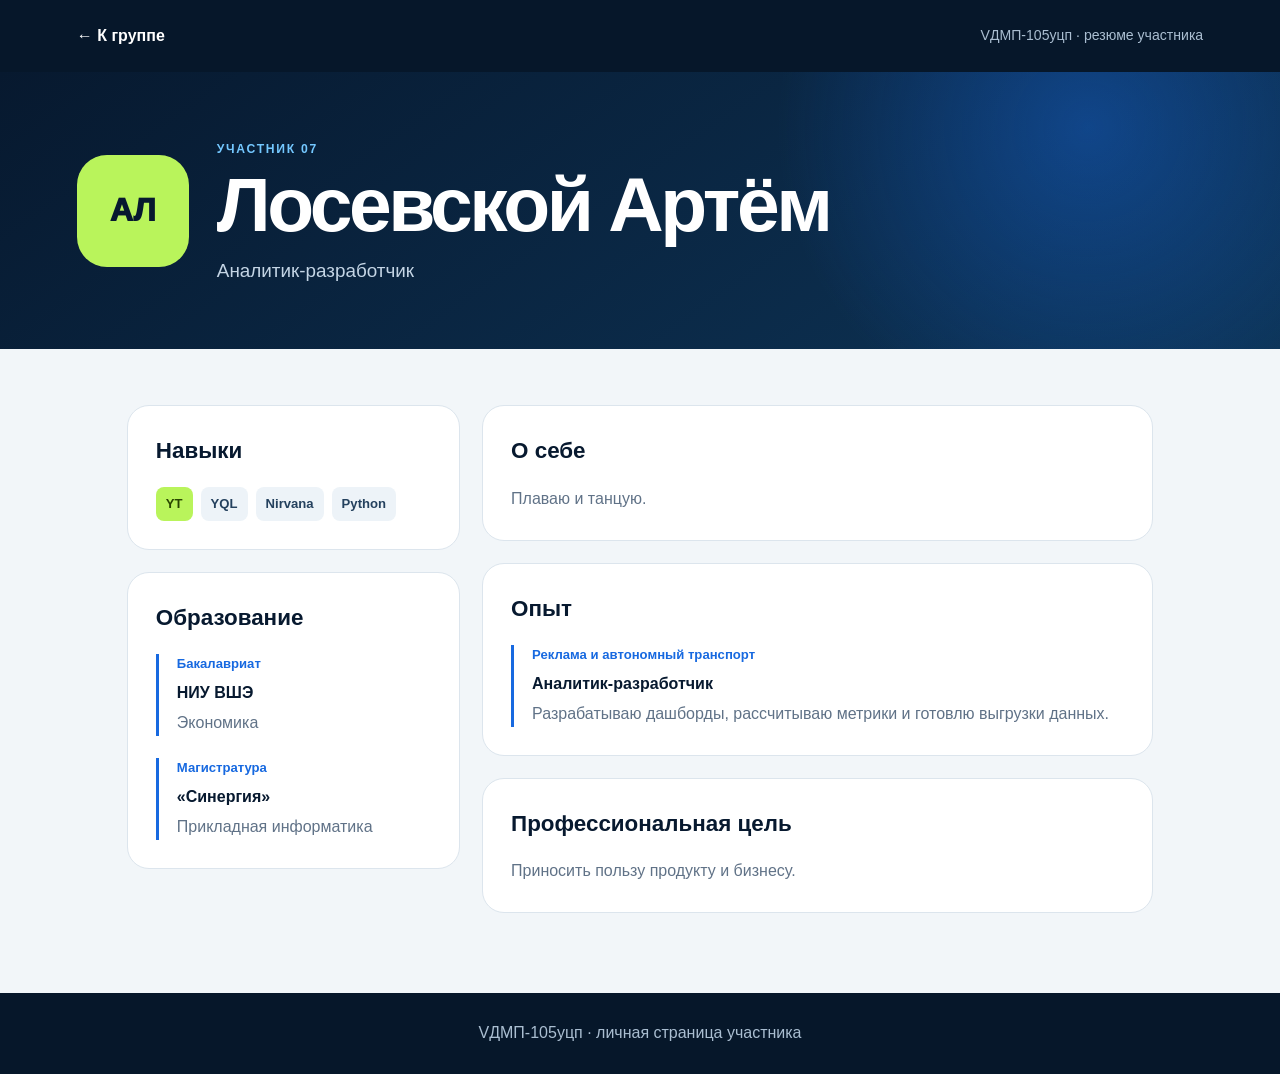
<file: members/member-07.html>
<!DOCTYPE html>
<html lang="ru">
<head>
  <meta charset="UTF-8">
  <meta name="viewport" content="width=device-width, initial-scale=1.0">
  <title>Резюме — Лосевской Артём</title>
  <link rel="stylesheet" href="member.css">
  <script src="member.js"></script>
</head>
<body>
  <nav class="resume-nav">
    <a href="../index.html#team">← К группе</a>
    <span>VДМП-105уцп · резюме участника</span>
  </nav>
  <header class="resume-hero">
    <div class="identity">
      <div class="resume-avatar">АЛ</div>
      <div>
        <span class="slot">Участник 07</span>
        <h1>Лосевской Артём</h1>
        <p class="role">Аналитик-разработчик</p>
      </div>
    </div>
  </header>
  <main class="resume-content">
    <aside class="resume-column">
      <section class="resume-section">
        <h2>Навыки</h2>
        <div class="tags">
          <span class="accent">YT</span>
          <span>YQL</span>
          <span>Nirvana</span>
          <span>Python</span>
        </div>
      </section>
      <section class="resume-section">
        <h2>Образование</h2>
        <div class="timeline">
          <div class="timeline-item">
            <span>Бакалавриат</span>
            <strong>НИУ ВШЭ</strong>
            <p>Экономика</p>
          </div>
          <div class="timeline-item">
            <span>Магистратура</span>
            <strong>«Синергия»</strong>
            <p>Прикладная информатика</p>
          </div>
        </div>
      </section>
    </aside>
    <div class="resume-column">
      <section class="resume-section">
        <h2>О себе</h2>
        <p>Плаваю и танцую.</p>
      </section>
      <section class="resume-section">
        <h2>Опыт</h2>
        <div class="timeline">
          <div class="timeline-item">
            <span>Реклама и автономный транспорт</span>
            <strong>Аналитик-разработчик</strong>
            <p>Разрабатываю дашборды, рассчитываю метрики и готовлю выгрузки данных.</p>
          </div>
        </div>
      </section>
      <section class="resume-section">
        <h2>Профессиональная цель</h2>
        <p>Приносить пользу продукту и бизнесу.</p>
      </section>
    </div>
  </main>
  <footer class="resume-footer">VДМП-105уцп · личная страница участника</footer>
</body>
</html>
</file>
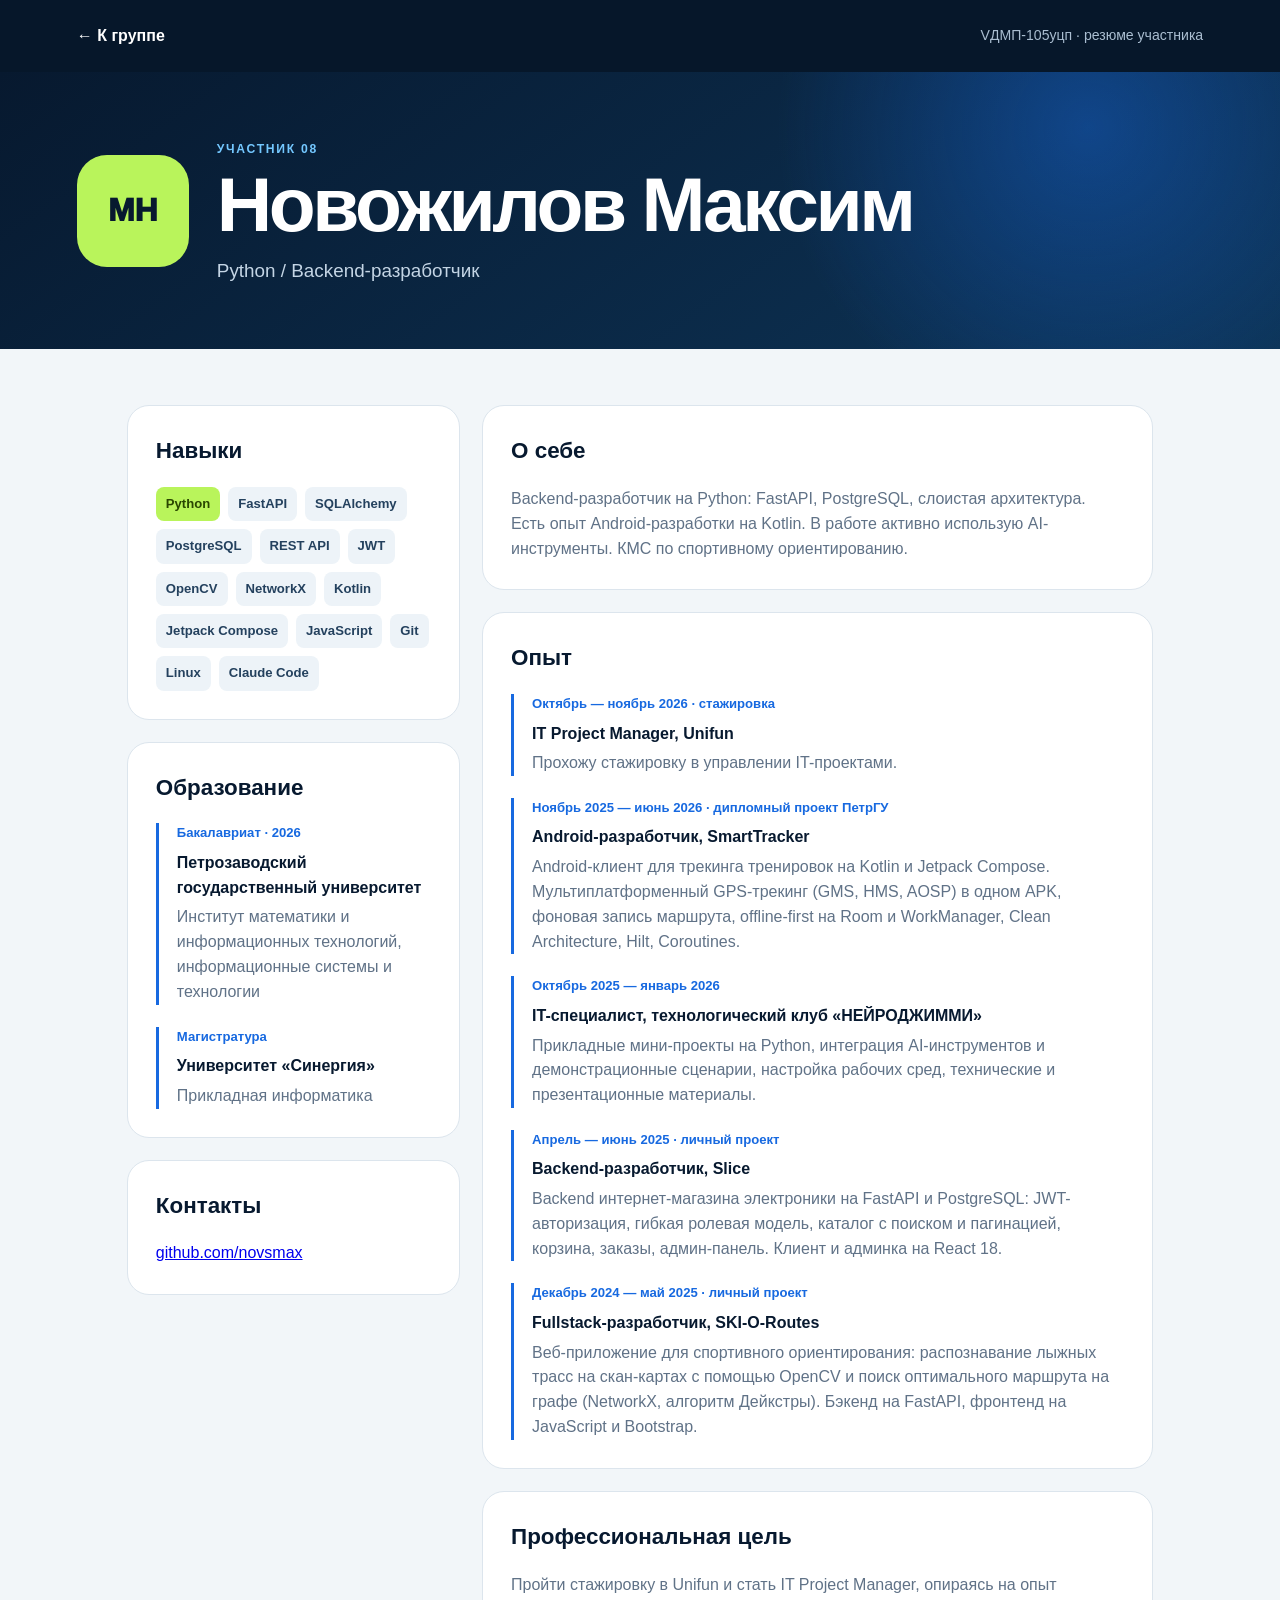
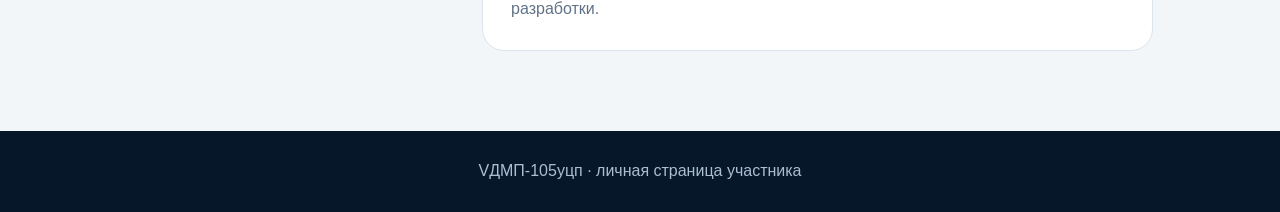
<file: members/member-08.html>
<!DOCTYPE html>
<html lang="ru">
<head>
  <meta charset="UTF-8">
  <meta name="viewport" content="width=device-width, initial-scale=1.0">
  <meta name="description" content="Новожилов Максим, Python / Backend-разработчик. Резюме участника группы VДМП-105уцп.">
  <title>Резюме — Новожилов Максим</title>
  <link rel="stylesheet" href="member.css">
  <script src="member.js"></script>
</head>
<body>
  <nav class="resume-nav">
    <a href="../index.html#team">← К группе</a>
    <span>VДМП-105уцп · резюме участника</span>
  </nav>
  <header class="resume-hero">
    <div class="identity">
      <div class="resume-avatar">МН</div>
      <div>
        <span class="slot">Участник 08</span>
        <h1>Новожилов Максим</h1>
        <p class="role">Python / Backend-разработчик</p>
      </div>
    </div>
  </header>
  <main class="resume-content">
    <aside class="resume-column">
      <section class="resume-section">
        <h2>Навыки</h2>
        <div class="tags">
          <span class="accent">Python</span>
          <span>FastAPI</span>
          <span>SQLAlchemy</span>
          <span>PostgreSQL</span>
          <span>REST API</span>
          <span>JWT</span>
          <span>OpenCV</span>
          <span>NetworkX</span>
          <span>Kotlin</span>
          <span>Jetpack Compose</span>
          <span>JavaScript</span>
          <span>Git</span>
          <span>Linux</span>
          <span>Claude Code</span>
        </div>
      </section>
      <section class="resume-section">
        <h2>Образование</h2>
        <div class="timeline">
          <div class="timeline-item">
            <span>Бакалавриат · 2026</span>
            <strong>Петрозаводский государственный университет</strong>
            <p>Институт математики и информационных технологий, информационные системы и технологии</p>
          </div>
          <div class="timeline-item">
            <span>Магистратура</span>
            <strong>Университет «Синергия»</strong>
            <p>Прикладная информатика</p>
          </div>
        </div>
      </section>
      <section class="resume-section">
        <h2>Контакты</h2>
        <p><a href="https://github.com/novsmax">github.com/novsmax</a></p>
      </section>
    </aside>
    <div class="resume-column">
      <section class="resume-section">
        <h2>О себе</h2>
        <p>Backend-разработчик на Python: FastAPI, PostgreSQL, слоистая архитектура. Есть опыт Android-разработки на Kotlin. В работе активно использую AI-инструменты. КМС по спортивному ориентированию.</p>
      </section>
      <section class="resume-section">
        <h2>Опыт</h2>
        <div class="timeline">
          <div class="timeline-item">
            <span>Октябрь — ноябрь 2026 · стажировка</span>
            <strong>IT Project Manager, Unifun</strong>
            <p>Прохожу стажировку в управлении IT-проектами.</p>
          </div>
          <div class="timeline-item">
            <span>Ноябрь 2025 — июнь 2026 · дипломный проект ПетрГУ</span>
            <strong>Android-разработчик, SmartTracker</strong>
            <p>Android-клиент для трекинга тренировок на Kotlin и Jetpack Compose. Мультиплатформенный GPS-трекинг (GMS, HMS, AOSP) в одном APK, фоновая запись маршрута, offline-first на Room и WorkManager, Clean Architecture, Hilt, Coroutines.</p>
          </div>
          <div class="timeline-item">
            <span>Октябрь 2025 — январь 2026</span>
            <strong>IT-специалист, технологический клуб «НЕЙРОДЖИММИ»</strong>
            <p>Прикладные мини-проекты на Python, интеграция AI-инструментов и демонстрационные сценарии, настройка рабочих сред, технические и презентационные материалы.</p>
          </div>
          <div class="timeline-item">
            <span>Апрель — июнь 2025 · личный проект</span>
            <strong>Backend-разработчик, Slice</strong>
            <p>Backend интернет-магазина электроники на FastAPI и PostgreSQL: JWT-авторизация, гибкая ролевая модель, каталог с поиском и пагинацией, корзина, заказы, админ-панель. Клиент и админка на React 18.</p>
          </div>
          <div class="timeline-item">
            <span>Декабрь 2024 — май 2025 · личный проект</span>
            <strong>Fullstack-разработчик, SKI-O-Routes</strong>
            <p>Веб-приложение для спортивного ориентирования: распознавание лыжных трасс на скан-картах с помощью OpenCV и поиск оптимального маршрута на графе (NetworkX, алгоритм Дейкстры). Бэкенд на FastAPI, фронтенд на JavaScript и Bootstrap.</p>
          </div>
        </div>
      </section>
      <section class="resume-section">
        <h2>Профессиональная цель</h2>
        <p>Пройти стажировку в Unifun и стать IT Project Manager, опираясь на опыт разработки.</p>
      </section>
    </div>
  </main>
  <footer class="resume-footer">VДМП-105уцп · личная страница участника</footer>
</body>
</html>
</file>
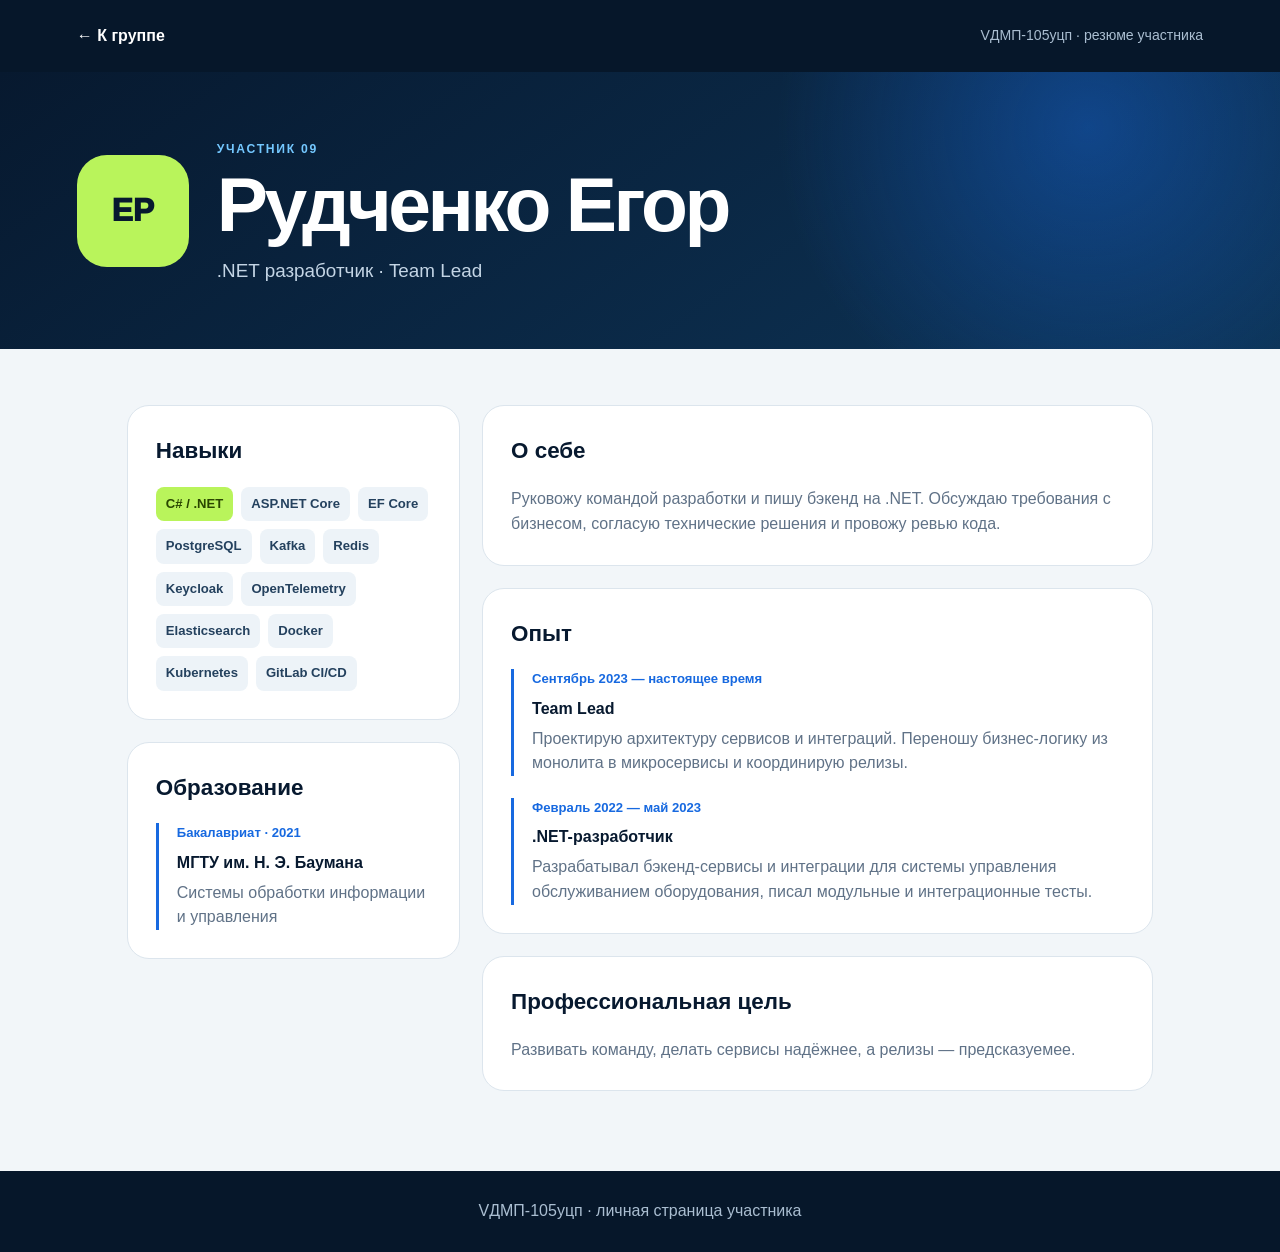
<file: members/member-09.html>
<!DOCTYPE html>
<html lang="ru">
<head>
  <meta charset="UTF-8">
  <meta name="viewport" content="width=device-width, initial-scale=1.0">
  <meta name="description" content="Рудченко Егор, .NET разработчик · Team Lead. Резюме участника группы VДМП-105уцп.">
  <title>Резюме — Рудченко Егор</title>
  <link rel="stylesheet" href="member.css">
  <script src="member.js"></script>
</head>
<body>
  <nav class="resume-nav">
    <a href="../index.html#team">← К группе</a>
    <span>VДМП-105уцп · резюме участника</span>
  </nav>
  <header class="resume-hero">
    <div class="identity">
      <div class="resume-avatar">ЕР</div>
      <div>
        <span class="slot">Участник 09</span>
        <h1>Рудченко Егор</h1>
        <p class="role">.NET разработчик · Team Lead</p>
      </div>
    </div>
  </header>
  <main class="resume-content">
    <aside class="resume-column">
      <section class="resume-section">
        <h2>Навыки</h2>
        <div class="tags">
          <span class="accent">C# / .NET</span>
          <span>ASP.NET Core</span>
          <span>EF Core</span>
          <span>PostgreSQL</span>
          <span>Kafka</span>
          <span>Redis</span>
          <span>Keycloak</span>
          <span>OpenTelemetry</span>
          <span>Elasticsearch</span>
          <span>Docker</span>
          <span>Kubernetes</span>
          <span>GitLab CI/CD</span>
        </div>
      </section>
      <section class="resume-section">
        <h2>Образование</h2>
        <div class="timeline">
          <div class="timeline-item">
            <span>Бакалавриат · 2021</span>
            <strong>МГТУ им. Н. Э. Баумана</strong>
            <p>Системы обработки информации и управления</p>
          </div>
        </div>
      </section>
    </aside>
    <div class="resume-column">
      <section class="resume-section">
        <h2>О себе</h2>
        <p>Руковожу командой разработки и пишу бэкенд на .NET. Обсуждаю требования с бизнесом, согласую технические решения и провожу ревью кода.</p>
      </section>
      <section class="resume-section">
        <h2>Опыт</h2>
        <div class="timeline">
          <div class="timeline-item">
            <span>Сентябрь 2023 — настоящее время</span>
            <strong>Team Lead</strong>
            <p>Проектирую архитектуру сервисов и интеграций. Переношу бизнес-логику из монолита в микросервисы и координирую релизы.</p>
          </div>
          <div class="timeline-item">
            <span>Февраль 2022 — май 2023</span>
            <strong>.NET-разработчик</strong>
            <p>Разрабатывал бэкенд-сервисы и интеграции для системы управления обслуживанием оборудования, писал модульные и интеграционные тесты.</p>
          </div>
        </div>
      </section>
      <section class="resume-section">
        <h2>Профессиональная цель</h2>
        <p>Развивать команду, делать сервисы надёжнее, а релизы — предсказуемее.</p>
      </section>
    </div>
  </main>
  <footer class="resume-footer">VДМП-105уцп · личная страница участника</footer>
</body>
</html>
</file>
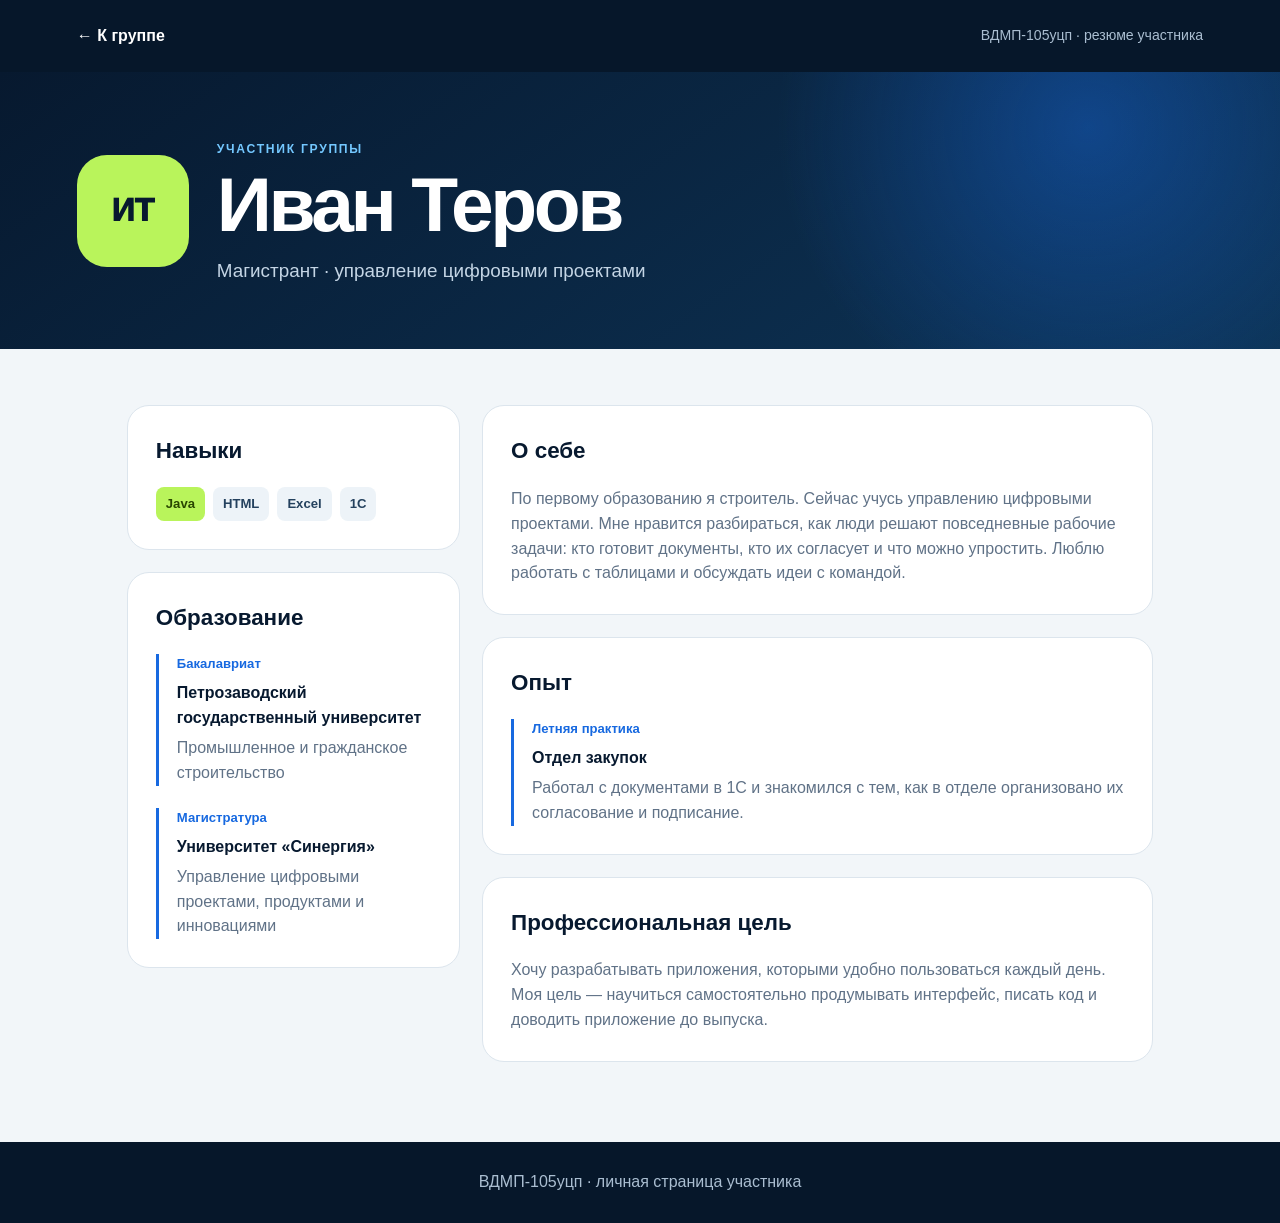
<file: members/member-13.html>
<!doctype html>
<html lang="ru">
<head>
  <meta charset="utf-8">
  <meta name="viewport" content="width=device-width, initial-scale=1">
  <title>Резюме — Иван Теров</title>
  <link rel="stylesheet" href="member.css">
  <script src="member.js" defer></script>
</head>
<body>
  <nav class="resume-nav"><a href="../index.html#team">← К группе</a><span>ВДМП-105уцп · резюме участника</span></nav>
  <header class="resume-hero">
    <div class="identity">
      <div class="resume-avatar">ИТ</div>
      <div><span class="slot">Участник группы</span><h1>Иван Теров</h1><p class="role">Магистрант · управление цифровыми проектами</p></div>
    </div>
  </header>
  <main class="resume-content">
    <aside class="resume-column">
      <section class="resume-section">
        <h2>Навыки</h2>
        <div class="tags"><span class="accent">Java</span><span>HTML</span><span>Excel</span><span>1С</span></div>
      </section>
      <section class="resume-section">
        <h2>Образование</h2>
        <div class="timeline">
          <div class="timeline-item"><span>Бакалавриат</span><strong>Петрозаводский государственный университет</strong><p>Промышленное и гражданское строительство</p></div>
          <div class="timeline-item"><span>Магистратура</span><strong>Университет «Синергия»</strong><p>Управление цифровыми проектами, продуктами и инновациями</p></div>
        </div>
      </section>
    </aside>
    <div class="resume-column">
      <section class="resume-section">
        <h2>О себе</h2>
        <p>По первому образованию я строитель. Сейчас учусь управлению цифровыми проектами. Мне нравится разбираться, как люди решают повседневные рабочие задачи: кто готовит документы, кто их согласует и что можно упростить. Люблю работать с таблицами и обсуждать идеи с командой.</p>
      </section>
      <section class="resume-section">
        <h2>Опыт</h2>
        <div class="timeline"><div class="timeline-item"><span>Летняя практика</span><strong>Отдел закупок</strong><p>Работал с документами в 1С и знакомился с тем, как в отделе организовано их согласование и подписание.</p></div></div>
      </section>
      <section class="resume-section">
        <h2>Профессиональная цель</h2>
        <p>Хочу разрабатывать приложения, которыми удобно пользоваться каждый день. Моя цель — научиться самостоятельно продумывать интерфейс, писать код и доводить приложение до выпуска.</p>
      </section>
    </div>
  </main>
  <footer class="resume-footer">ВДМП-105уцп · личная страница участника</footer>
</body>
</html>
</file>
<file: styles.css>
:root {
  --ink: #07192f;
  --muted: #5d6d80;
  --line: #dbe4ed;
  --paper: #f4f7fa;
  --white: #ffffff;
  --blue: #1769e0;
  --blue-dark: #0c4daa;
  --sky: #74c8ff;
  --lime: #b9f45b;
  --radius: 22px;
  --shadow: 0 24px 60px rgba(7, 25, 47, 0.12);
}

* { box-sizing: border-box; }

html { scroll-behavior: smooth; }

body {
  margin: 0;
  overflow-x: hidden;
  color: var(--ink);
  background: var(--paper);
  font-family: Inter, "Segoe UI", Arial, sans-serif;
  line-height: 1.5;
}

a { color: inherit; }

code { font-family: Consolas, "Courier New", monospace; }

.visually-hidden {
  position: absolute;
  width: 1px;
  height: 1px;
  padding: 0;
  margin: -1px;
  overflow: hidden;
  clip: rect(0, 0, 0, 0);
  white-space: nowrap;
  border: 0;
}

.site-header {
  position: sticky;
  z-index: 20;
  top: 0;
  display: flex;
  align-items: center;
  justify-content: space-between;
  min-height: 76px;
  padding: 0 6vw;
  color: var(--white);
  background: rgba(7, 25, 47, 0.96);
  border-bottom: 1px solid rgba(255, 255, 255, 0.1);
  backdrop-filter: blur(12px);
}

.brand {
  display: flex;
  align-items: center;
  gap: 12px;
  font-weight: 800;
  letter-spacing: 0.02em;
  text-decoration: none;
}

.brand-mark {
  display: grid;
  width: 40px;
  height: 40px;
  place-items: center;
  color: var(--ink);
  background: var(--lime);
  border-radius: 12px;
}

.site-nav { display: flex; gap: 8px; }

.site-nav a {
  padding: 10px 14px;
  color: #c9d7e6;
  border-radius: 10px;
  text-decoration: none;
  transition: color 0.2s ease, background 0.2s ease;
}

.site-nav a:hover,
.site-nav a:focus-visible {
  color: var(--white);
  background: rgba(255, 255, 255, 0.1);
}

.menu-button {
  display: none;
  width: 44px;
  height: 44px;
  padding: 10px;
  background: transparent;
  border: 1px solid rgba(255, 255, 255, 0.3);
  border-radius: 10px;
}

.menu-button span:not(.visually-hidden) {
  display: block;
  height: 2px;
  margin: 4px 0;
  background: var(--white);
}

.hero {
  position: relative;
  display: grid;
  grid-template-columns: minmax(0, 1.05fr) minmax(360px, 0.95fr);
  min-height: 680px;
  padding: 90px 6vw 100px;
  overflow: hidden;
  color: var(--white);
  background:
    radial-gradient(circle at 72% 28%, rgba(23, 105, 224, 0.35), transparent 28%),
    linear-gradient(145deg, #07192f 0%, #0b2745 62%, #0d3457 100%);
}

.hero::after {
  position: absolute;
  right: -8%;
  bottom: -260px;
  width: 620px;
  height: 620px;
  content: "";
  border: 1px solid rgba(116, 200, 255, 0.18);
  border-radius: 50%;
}

.hero-copy { min-width: 0; align-self: center; max-width: 760px; }

.eyebrow {
  margin: 0 0 18px;
  color: var(--blue);
  font-size: 0.82rem;
  font-weight: 800;
  letter-spacing: 0.18em;
  text-transform: uppercase;
}

.hero .eyebrow { color: var(--lime); }

h1, h2, h3, p { margin-top: 0; }

h1 {
  margin-bottom: 24px;
  font-size: clamp(3rem, 7vw, 6.6rem);
  line-height: 0.94;
  letter-spacing: -0.055em;
}

h1 span { color: var(--sky); }

.hero-text {
  max-width: 660px;
  margin-bottom: 34px;
  color: #c9d7e6;
  font-size: clamp(1.05rem, 2vw, 1.35rem);
}

.hero-actions { display: flex; flex-wrap: wrap; gap: 12px; }

.button {
  display: inline-flex;
  min-height: 52px;
  align-items: center;
  justify-content: center;
  padding: 0 24px;
  border: 1px solid transparent;
  border-radius: 13px;
  font-weight: 750;
  text-decoration: none;
  transition: transform 0.2s ease, background 0.2s ease;
}

.button:hover { transform: translateY(-2px); }

.button-primary { color: var(--ink); background: var(--lime); }
.button-primary:hover { background: #cbff79; }

.button-secondary {
  color: var(--white);
  background: rgba(255, 255, 255, 0.07);
  border-color: rgba(255, 255, 255, 0.22);
}

.hero-visual { position: relative; width: 100%; min-width: 0; min-height: 430px; align-self: center; }

.orbit {
  position: absolute;
  border: 1px solid rgba(116, 200, 255, 0.3);
  border-radius: 50%;
}

.orbit-one { inset: 25px 10px 20px 50px; }
.orbit-two { inset: 90px 75px 85px 110px; border-color: rgba(185, 244, 91, 0.24); }

.hero-card {
  position: absolute;
  z-index: 2;
  border: 1px solid rgba(255, 255, 255, 0.16);
  box-shadow: var(--shadow);
  backdrop-filter: blur(16px);
}

.hero-card-main {
  top: 116px;
  left: 50%;
  width: min(390px, 82%);
  padding: 20px 22px 28px;
  transform: translateX(-50%) rotate(-2deg);
  background: rgba(4, 16, 31, 0.82);
  border-radius: var(--radius);
}

.card-label {
  display: block;
  color: var(--sky);
  font-size: 0.78rem;
  font-weight: 800;
  letter-spacing: 0.14em;
  text-transform: uppercase;
}

.hero-card-values {
  display: grid;
  gap: 4px;
  margin-top: 38px;
  font-size: clamp(1.5rem, 3vw, 2.6rem);
  line-height: 1.05;
}

.hero-card-values strong:nth-child(2) { color: var(--sky); }
.hero-card-values strong:nth-child(3) { color: var(--lime); }

.hero-card-small {
  top: 44px;
  right: 4%;
  padding: 14px 18px;
  color: var(--ink);
  background: var(--sky);
  border-radius: 14px;
  font-weight: 800;
  transform: rotate(5deg);
}

.hero-card-status {
  right: 12%;
  bottom: 48px;
  padding: 14px 18px;
  background: rgba(255, 255, 255, 0.1);
  border-radius: 14px;
}

.hero-card-status span {
  display: inline-block;
  width: 9px;
  height: 9px;
  margin-right: 8px;
  background: var(--lime);
  border-radius: 50%;
  box-shadow: 0 0 0 6px rgba(185, 244, 91, 0.12);
}

.section { padding: 100px 6vw; }

.section-heading { max-width: 880px; margin-bottom: 46px; }

.section-heading h2,
.result h2 {
  margin-bottom: 0;
  font-size: clamp(2.25rem, 4.8vw, 4.5rem);
  line-height: 1.02;
  letter-spacing: -0.045em;
}

.about { background: var(--white); }

.about-grid {
  display: grid;
  grid-template-columns: 1.15fr 0.85fr;
  gap: 8vw;
  align-items: start;
}

.lead { max-width: 800px; color: var(--muted); font-size: clamp(1.35rem, 2.7vw, 2.2rem); line-height: 1.35; }

.fact-list { border-top: 1px solid var(--line); }

.fact {
  display: grid;
  grid-template-columns: 70px 1fr;
  gap: 20px;
  align-items: center;
  padding: 20px 0;
  border-bottom: 1px solid var(--line);
}

.fact strong { color: var(--blue); font-size: 0.85rem; letter-spacing: 0.1em; }
.fact span { font-weight: 750; }

.team { background: #eaf0f5; }

.heading-row {
  display: flex;
  max-width: none;
  align-items: end;
  justify-content: space-between;
  gap: 32px;
}

.heading-row > p { max-width: 430px; margin-bottom: 4px; color: var(--muted); }

.members-grid {
  display: grid;
  grid-template-columns: repeat(4, minmax(0, 1fr));
  gap: 16px;
}

.member-preview {
  position: relative;
  display: block;
  min-width: 0;
  overflow: hidden;
  background: var(--white);
  border-radius: 18px;
  box-shadow: 0 12px 32px rgba(7, 25, 47, 0.07);
  text-decoration: none;
  transition: transform 0.2s ease, box-shadow 0.2s ease;
}

.member-preview:hover {
  transform: translateY(-4px);
  box-shadow: 0 20px 42px rgba(7, 25, 47, 0.13);
}

.member-preview iframe {
  display: block;
  width: 100%;
  height: 310px;
  pointer-events: none;
  background: var(--white);
  border: 0;
}

.member-preview > span {
  position: absolute;
  right: 14px;
  bottom: 14px;
  padding: 9px 12px;
  color: var(--ink);
  background: var(--lime);
  border-radius: 10px;
  font-size: 0.76rem;
  font-weight: 850;
}

.workflow { color: var(--white); background: var(--ink); }
.workflow .eyebrow { color: var(--lime); }

.semester-tabs {
  display: grid;
  grid-template-columns: repeat(4, 1fr);
  gap: 10px;
  margin-bottom: 18px;
}

.semester-tab {
  min-height: 70px;
  padding: 0 20px;
  color: #9fb1c4;
  background: rgba(255, 255, 255, 0.05);
  border: 1px solid rgba(255, 255, 255, 0.14);
  border-radius: 14px;
  font: inherit;
  font-size: 1.1rem;
  font-weight: 850;
  text-align: left;
  cursor: pointer;
}

.semester-tab span {
  display: block;
  color: var(--lime);
  font-size: 0.7rem;
  letter-spacing: 0.08em;
  text-transform: uppercase;
}

.semester-tab:hover,
.semester-tab:focus-visible { color: var(--white); border-color: rgba(116, 200, 255, 0.55); }

.semester-tab.is-active {
  color: var(--ink);
  background: var(--lime);
  border-color: var(--lime);
}

.semester-tab.is-active span { color: #355e00; }

.semester-panel {
  overflow: hidden;
  background: rgba(255, 255, 255, 0.06);
  border: 1px solid rgba(255, 255, 255, 0.14);
  border-radius: var(--radius);
}

.semester-head,
.semester-row {
  display: grid;
  grid-template-columns: 1fr auto;
  gap: 28px;
  align-items: center;
  padding: 22px 26px;
}

.semester-head { background: rgba(255, 255, 255, 0.07); }
.semester-head h3 { margin: 0; font-size: 1.45rem; }
.semester-head > span { color: #9fb1c4; }

.semester-row { border-top: 1px solid rgba(255, 255, 255, 0.1); }
.semester-row p { margin: 0; color: #dbe7f1; }

.control {
  min-width: 92px;
  padding: 7px 10px;
  border-radius: 999px;
  font-size: 0.75rem;
  font-weight: 850;
  text-align: center;
}

.control.exam { color: #082e58; background: var(--sky); }
.control.credit { color: #294600; background: var(--lime); }
.control.practice { color: #fff; background: var(--blue); }

.result {
  display: grid;
  grid-template-columns: 0.9fr 1.1fr;
  gap: 8vw;
  align-items: center;
  background: var(--white);
}

.result-copy > p:last-child { max-width: 640px; margin: 24px 0 0; color: var(--muted); font-size: 1.18rem; }

.result-command {
  padding: 28px;
  color: #d7e3ee;
  background: #0b1c31;
  border-radius: var(--radius);
  box-shadow: var(--shadow);
}

.result-command span { display: block; margin-bottom: 22px; color: var(--sky); font-size: 0.82rem; font-weight: 800; letter-spacing: 0.12em; text-transform: uppercase; }
.result-command p {
  margin: 0;
  padding: 14px 0;
  color: #edf5fc;
  border-top: 1px solid rgba(255, 255, 255, 0.11);
  font-weight: 700;
}

.site-footer {
  display: flex;
  justify-content: space-between;
  gap: 24px;
  padding: 32px 6vw;
  color: #aebed0;
  background: #051323;
}

.site-footer > span { color: var(--white); font-weight: 800; }
.site-footer p { margin: 0; }

@media (max-width: 1050px) {
  .hero { grid-template-columns: 1fr; }
  .hero-visual { min-height: 390px; }
  .members-grid { grid-template-columns: repeat(2, minmax(0, 1fr)); }
}

@media (max-width: 760px) {
  .site-header { min-height: 68px; }
  .menu-button { display: block; }
  .site-nav {
    position: absolute;
    top: 68px;
    right: 0;
    left: 0;
    display: none;
    flex-direction: column;
    padding: 12px 6vw 20px;
    background: #07192f;
  }
  .site-nav.is-open { display: flex; }
  .hero { min-height: auto; padding-top: 70px; }
  h1 { overflow-wrap: anywhere; }
  .hero-visual { min-height: 340px; }
  .hero-card-main { top: 85px; }
  .hero-card-small { top: 20px; }
  .hero-card-status { bottom: 18px; }
  .section { padding-top: 76px; padding-bottom: 76px; }
  .about-grid, .result { grid-template-columns: 1fr; }
  .heading-row { display: block; }
  .members-grid { grid-template-columns: 1fr; }
  .semester-tabs { grid-template-columns: repeat(2, 1fr); }
  .semester-head, .semester-row { gap: 14px; padding: 18px; }
  .site-footer { flex-direction: column; }
}

@media (max-width: 480px) {
  .hero-actions { display: grid; grid-template-columns: 1fr; }
  .hero-actions .button { width: 100%; }
  .hero-card-main { width: 88%; }
  .hero-card-small { right: 0; }
  .hero-card-status { right: 0; }
  .semester-row { grid-template-columns: 1fr; }
  .control { justify-self: start; }
}

@media (prefers-reduced-motion: reduce) {
  html { scroll-behavior: auto; }
  *, *::before, *::after { transition-duration: 0.01ms !important; }
}
</file>
<file: members/member.css>
:root {
  --ink: #07192f;
  --muted: #607287;
  --line: #dce5ed;
  --paper: #f2f6f9;
  --white: #ffffff;
  --blue: #1769e0;
  --sky: #74c8ff;
  --lime: #b9f45b;
  --radius: 22px;
}

* { box-sizing: border-box; }
html { scroll-behavior: smooth; }

body {
  margin: 0;
  color: var(--ink);
  background: var(--paper);
  font-family: Inter, "Segoe UI", Arial, sans-serif;
  line-height: 1.55;
}

.resume-nav {
  display: flex;
  min-height: 72px;
  align-items: center;
  justify-content: space-between;
  padding: 0 6vw;
  color: var(--white);
  background: #06172a;
}

.resume-nav a { color: inherit; font-weight: 800; text-decoration: none; }
.resume-nav span { color: #aabed1; font-size: 0.88rem; }

.resume-hero {
  padding: 64px 6vw;
  color: var(--white);
  background: radial-gradient(circle at 85% 20%, rgba(23, 105, 224, 0.42), transparent 28%), linear-gradient(145deg, #07192f, #0d3457);
}

.identity {
  display: grid;
  grid-template-columns: 112px 1fr;
  gap: 28px;
  max-width: 1180px;
  align-items: center;
  margin: 0 auto;
}

.resume-avatar {
  display: grid;
  width: 112px;
  height: 112px;
  place-items: center;
  color: var(--ink);
  background: var(--lime);
  border-radius: 30px;
  font-size: 2rem;
  font-weight: 950;
}

.slot {
  display: inline-block;
  margin-bottom: 8px;
  color: var(--sky);
  font-size: 0.76rem;
  font-weight: 850;
  letter-spacing: 0.14em;
  text-transform: uppercase;
}

h1 { margin: 0; font-size: clamp(2.4rem, 6vw, 5.2rem); line-height: 0.98; letter-spacing: -0.045em; }
.role { margin: 14px 0 0; color: #c4d5e5; font-size: 1.18rem; }

.resume-content {
  display: grid;
  grid-template-columns: minmax(240px, 0.72fr) minmax(0, 1.45fr);
  gap: 22px;
  max-width: 1180px;
  margin: 0 auto;
  padding: 56px 6vw 80px;
}

.resume-column { display: grid; align-content: start; gap: 22px; }

.resume-section {
  padding: 28px;
  background: var(--white);
  border: 1px solid var(--line);
  border-radius: var(--radius);
}

.resume-section h2 { margin: 0 0 18px; font-size: 1.4rem; }
.resume-section p { margin: 0; color: var(--muted); }
.resume-section p + p { margin-top: 12px; }

.tags { display: flex; flex-wrap: wrap; gap: 8px; }
.tags span { padding: 7px 10px; color: #24415e; background: #edf3f8; border-radius: 8px; font-size: 0.82rem; font-weight: 750; }
.tags .accent { color: #294600; background: var(--lime); }

.timeline { display: grid; gap: 22px; }
.timeline-item { padding-left: 18px; border-left: 3px solid var(--blue); }
.timeline-item strong { display: block; margin-bottom: 5px; }
.timeline-item span { display: block; margin-bottom: 7px; color: var(--blue); font-size: 0.82rem; font-weight: 800; }

.fill-note { padding: 14px 16px; color: #24415e; background: #eaf3ff; border-radius: 12px; font-size: 0.88rem; }
.resume-footer { padding: 28px 6vw; color: #aabed1; background: #06172a; text-align: center; }

.embedded body { min-height: 100vh; background: #0a2949; }
.embedded .resume-nav, .embedded .resume-content, .embedded .resume-footer { display: none; }
.embedded .resume-hero { display: grid; min-height: 100vh; place-items: center; padding: 24px; }
.embedded .identity { width: 100%; grid-template-columns: 64px 1fr; gap: 16px; }
.embedded .resume-avatar { width: 64px; height: 64px; border-radius: 18px; font-size: 1.15rem; }
.embedded h1 { font-size: clamp(1.65rem, 11vw, 2.55rem); }
.embedded .role { margin-top: 8px; font-size: 0.92rem; }
.embedded .slot { font-size: 0.62rem; }

@media (max-width: 760px) {
  .resume-nav span { display: none; }
  .identity { grid-template-columns: 80px 1fr; }
  .resume-avatar { width: 80px; height: 80px; border-radius: 22px; font-size: 1.4rem; }
  .resume-content { grid-template-columns: 1fr; }
}
</file>
